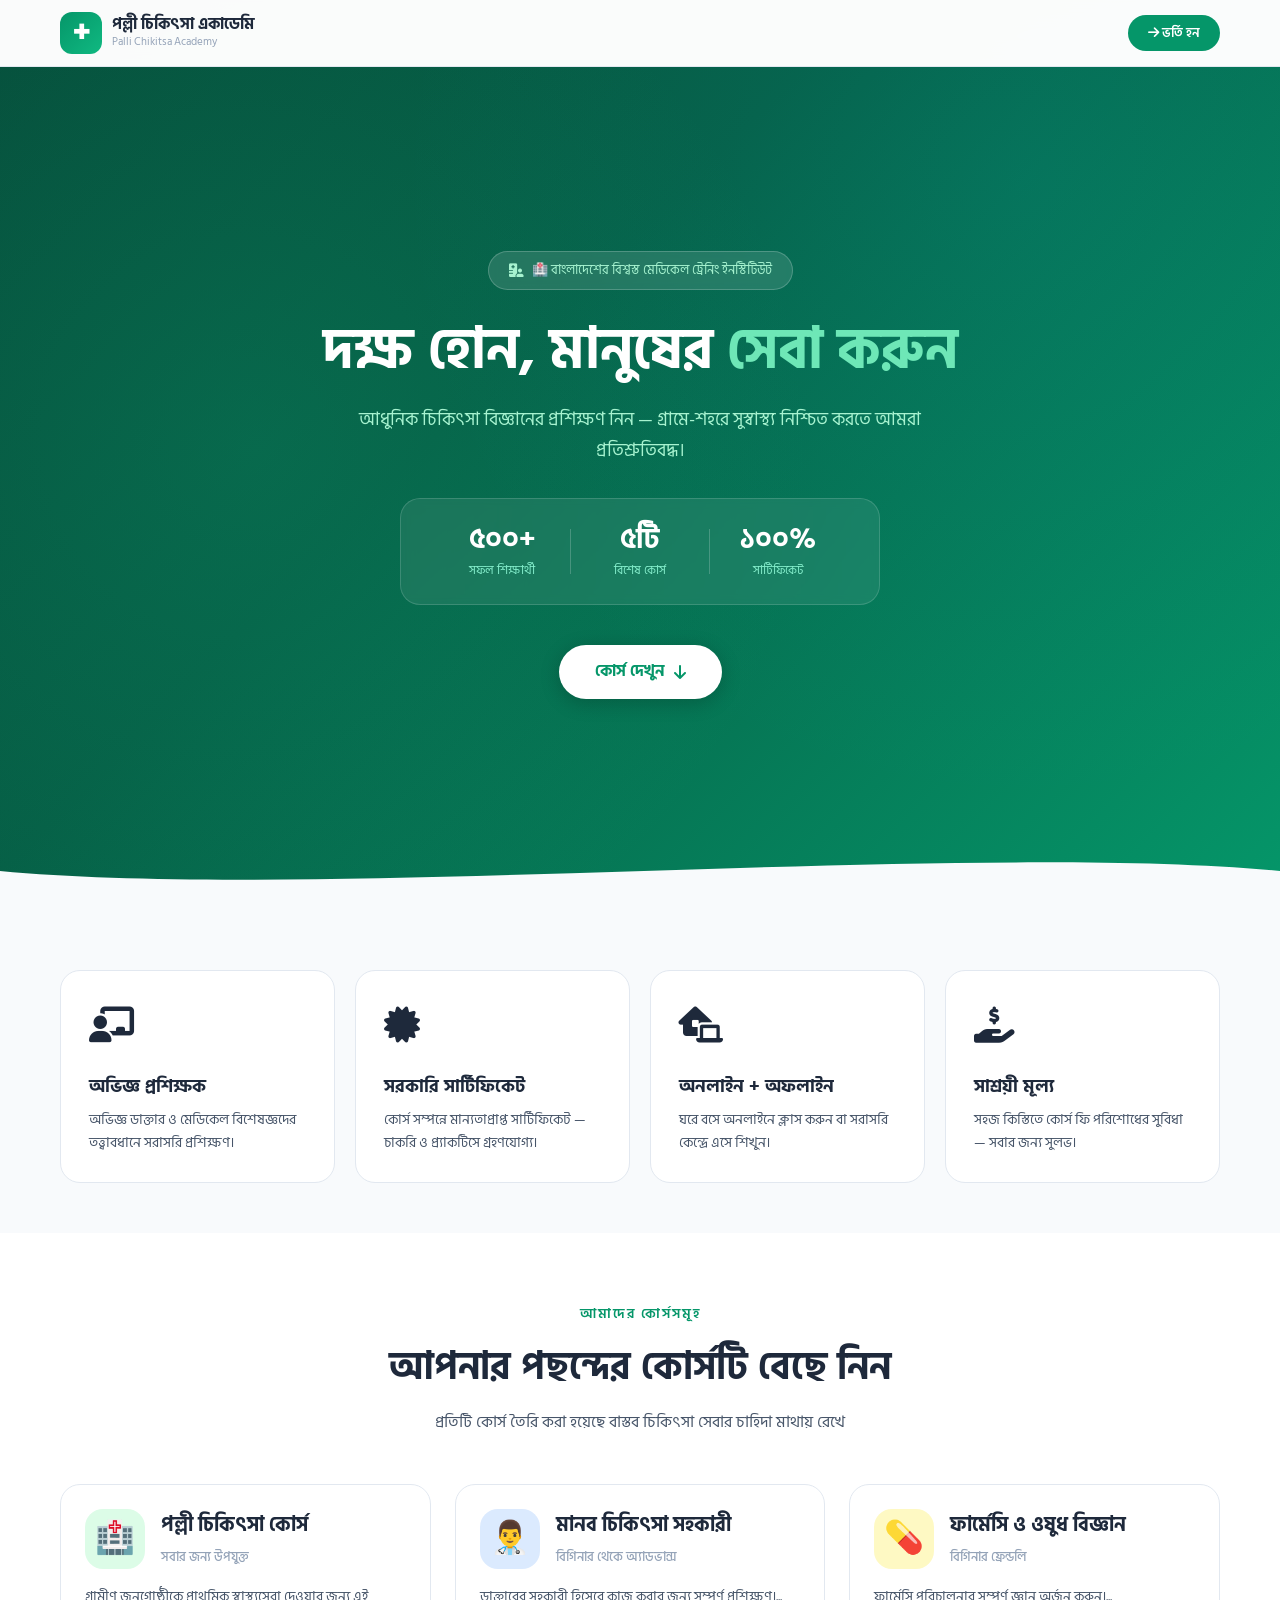
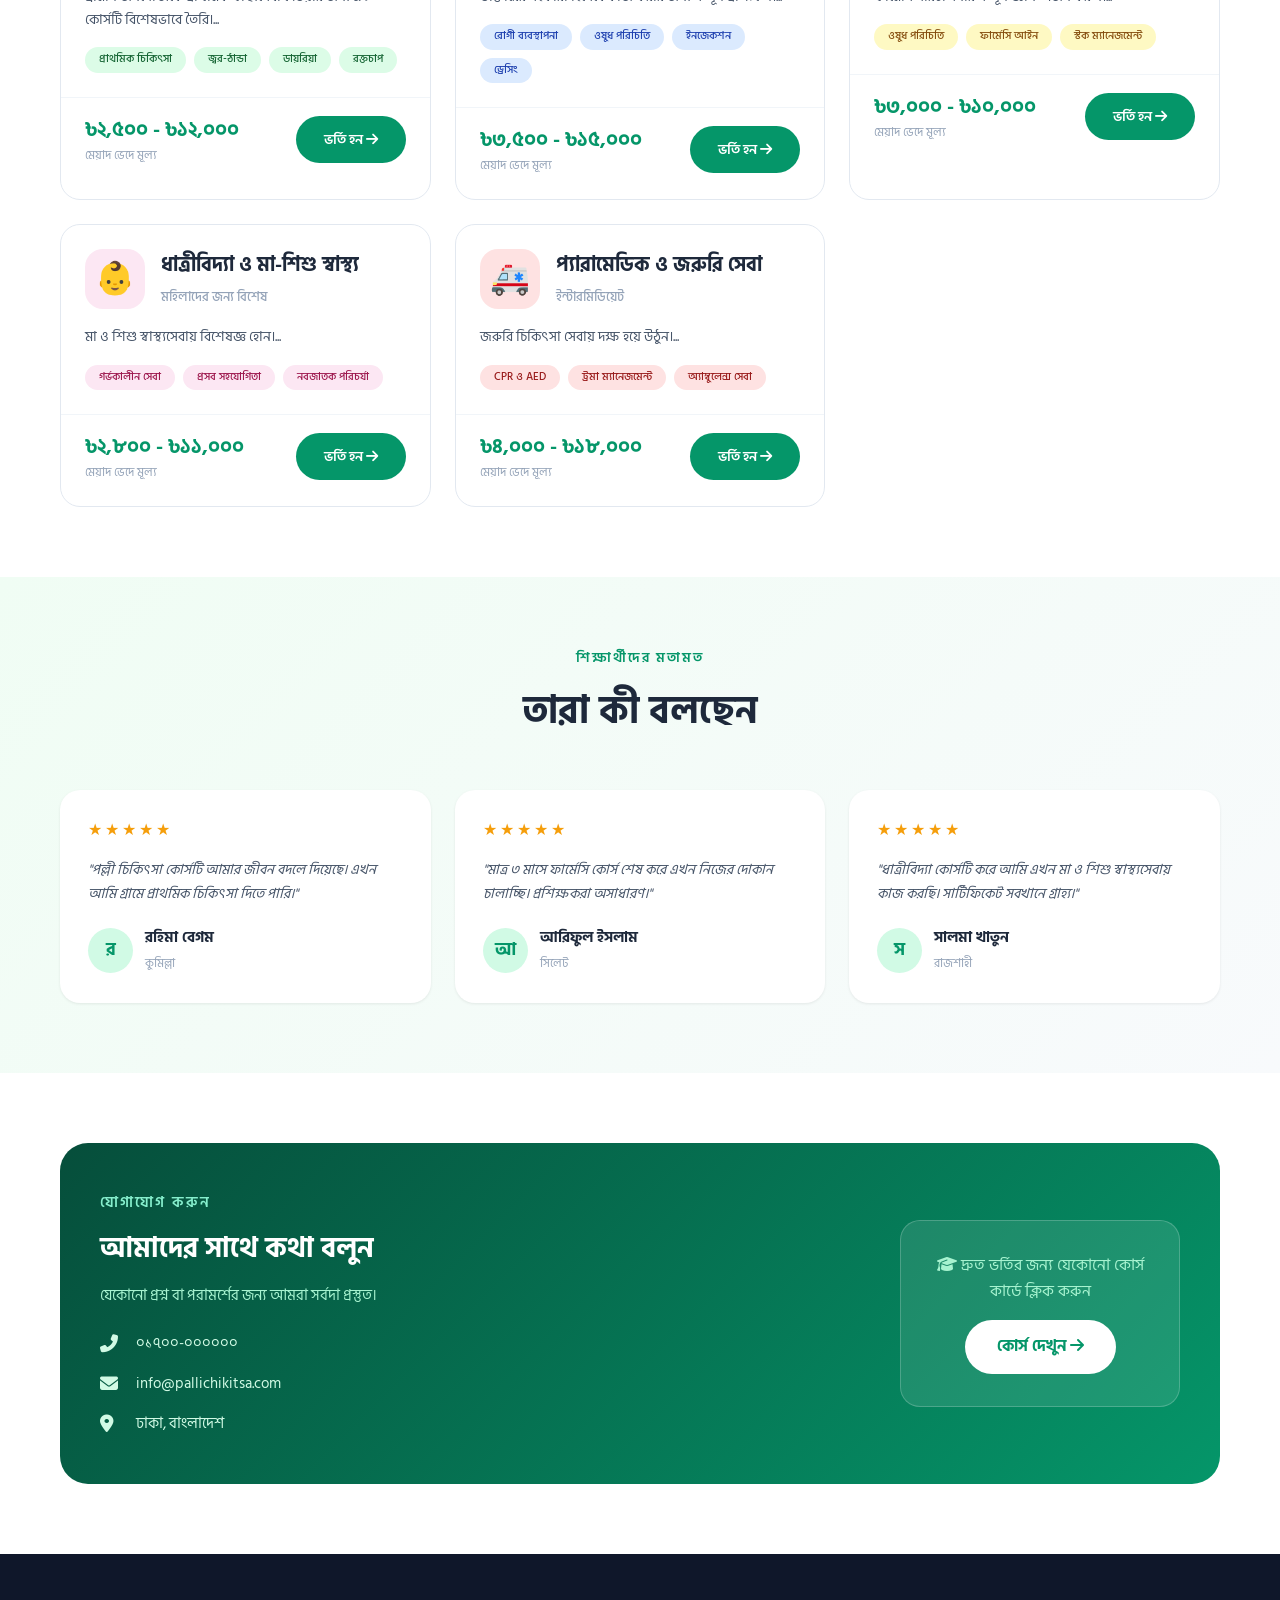
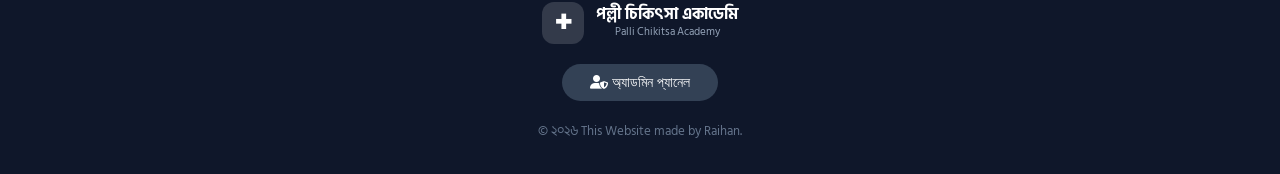
<file: index.html>
<!DOCTYPE html>
<html lang="bn">
<head>
    <meta charset="UTF-8">
    <meta name="viewport" content="width=device-width, initial-scale=1.0, user-scalable=yes">
    <meta name="description" content="পল্লী চিকিৎসা একাডেমি — প্রফেশনাল মেডিকেল ট্রেনিং কোর্স">
    <title id="siteTitle">পল্লী চিকিৎসা একাডেমি | মেডিকেল ট্রেনিং কোর্স</title>
    <link rel="preconnect" href="https://fonts.googleapis.com">
    <link rel="preconnect" href="https://fonts.gstatic.com" crossorigin>
    <link href="https://fonts.googleapis.com/css2?family=Hind+Siliguri:wght@300;400;500;600;700&display=swap" rel="stylesheet">
    <link rel="stylesheet" href="https://cdnjs.cloudflare.com/ajax/libs/font-awesome/6.5.1/css/all.min.css">
    <style>
        * {
            margin: 0;
            padding: 0;
            box-sizing: border-box;
        }

        html {
            scroll-behavior: smooth;
        }

        body {
            font-family: 'Hind Siliguri', sans-serif;
            background: #f8fafc;
            color: #1e293b;
            line-height: 1.6;
        }

        :root {
            --primary: #059669;
            --primary-dark: #047857;
            --primary-light: #d1fae5;
            --accent: #0891b2;
            --text: #1e293b;
            --text-2: #475569;
            --text-3: #94a3b8;
            --border: #e2e8f0;
            --bg: #f8fafc;
            --white: #ffffff;
            --shadow-sm: 0 1px 3px rgba(0, 0, 0, 0.08);
            --shadow: 0 4px 16px rgba(0, 0, 0, 0.08);
            --shadow-lg: 0 16px 48px rgba(0, 0, 0, 0.12);
            --radius: 20px;
            --radius-sm: 12px;
        }

        .container {
            max-width: 1200px;
            margin: 0 auto;
            padding: 0 20px;
        }

        .nav {
            position: fixed;
            top: 0;
            left: 0;
            right: 0;
            z-index: 1000;
            background: rgba(255, 255, 255, 0.98);
            backdrop-filter: blur(12px);
            border-bottom: 1px solid var(--border);
            transition: all 0.3s;
        }

        .nav.scrolled {
            box-shadow: var(--shadow);
        }

        .nav-inner {
            max-width: 1200px;
            margin: 0 auto;
            padding: 12px 20px;
            display: flex;
            align-items: center;
            justify-content: space-between;
        }

        .nav-logo {
            display: flex;
            align-items: center;
            gap: 10px;
        }

        .logo-icon {
            width: 42px;
            height: 42px;
            background: linear-gradient(135deg, var(--primary), var(--primary-dark));
            color: #fff;
            border-radius: 12px;
            display: flex;
            align-items: center;
            justify-content: center;
            font-size: 20px;
            font-weight: 700;
        }

        .logo-title {
            font-size: 16px;
            font-weight: 700;
            color: var(--text);
            line-height: 1.2;
        }

        .logo-sub {
            font-size: 11px;
            color: var(--text-3);
        }

        .nav-buttons {
            display: flex;
            gap: 12px;
            align-items: center;
        }

        .nav-cta {
            background: var(--primary);
            color: #fff;
            padding: 8px 20px;
            border-radius: 40px;
            font-size: 13px;
            font-weight: 600;
            transition: all 0.2s;
            text-decoration: none;
        }

        .nav-cta:hover {
            background: var(--primary-dark);
            transform: translateY(-2px);
        }

        .hero {
            position: relative;
            background: linear-gradient(135deg, #064e3b 0%, #065f46 40%, var(--primary) 100%);
            padding: 130px 0 80px;
            overflow: hidden;
            min-height: 100vh;
            display: flex;
            align-items: center;
        }

        .hero-bg {
            position: absolute;
            inset: 0;
            background-image: radial-gradient(circle at 20% 50%, rgba(16, 185, 129, 0.15) 0%, transparent 50%),
                              radial-gradient(circle at 80% 20%, rgba(6, 182, 212, 0.1) 0%, transparent 50%);
        }

        .hero-content {
            position: relative;
            z-index: 1;
            text-align: center;
        }

        .hero-badge {
            display: inline-flex;
            align-items: center;
            gap: 8px;
            background: rgba(255, 255, 255, 0.12);
            color: #a7f3d0;
            font-size: 13px;
            padding: 8px 20px;
            border-radius: 50px;
            border: 1px solid rgba(255, 255, 255, 0.2);
            margin-bottom: 28px;
            backdrop-filter: blur(4px);
        }

        .hero-title {
            font-size: clamp(32px, 8vw, 56px);
            font-weight: 700;
            color: #fff;
            line-height: 1.2;
            margin-bottom: 20px;
        }

        .highlight {
            color: #6ee7b7;
            position: relative;
            display: inline-block;
        }

        .hero-desc {
            font-size: clamp(16px, 2.5vw, 18px);
            color: #a7f3d0;
            max-width: 600px;
            margin: 0 auto 32px;
            line-height: 1.7;
        }

        .hero-stats {
            display: flex;
            align-items: center;
            justify-content: center;
            gap: 0;
            margin-bottom: 40px;
            background: rgba(255, 255, 255, 0.08);
            border: 1px solid rgba(255, 255, 255, 0.15);
            border-radius: var(--radius);
            padding: 24px 32px;
            max-width: 480px;
            margin-left: auto;
            margin-right: auto;
            backdrop-filter: blur(4px);
        }

        .stat {
            text-align: center;
            flex: 1;
        }

        .stat-num {
            display: block;
            font-size: 28px;
            font-weight: 800;
            color: #fff;
            line-height: 1.2;
        }

        .stat-label {
            display: block;
            font-size: 12px;
            color: #86efcd;
            margin-top: 4px;
        }

        .stat-divider {
            width: 1px;
            height: 45px;
            background: rgba(255, 255, 255, 0.2);
        }

        .btn-hero {
            display: inline-flex;
            align-items: center;
            gap: 10px;
            background: #fff;
            color: var(--primary-dark);
            padding: 14px 36px;
            border-radius: 50px;
            font-size: 16px;
            font-weight: 700;
            transition: all 0.3s;
            box-shadow: 0 4px 20px rgba(0, 0, 0, 0.2);
            text-decoration: none;
        }

        .btn-hero:hover {
            transform: translateY(-3px);
            box-shadow: 0 8px 32px rgba(0, 0, 0, 0.25);
        }

        .hero-wave {
            position: absolute;
            bottom: -1px;
            left: 0;
            right: 0;
        }

        .hero-wave svg {
            display: block;
            width: 100%;
            height: 60px;
        }

        .why-section {
            background: #f8fafc;
            padding: 70px 0 50px;
        }

        .why-grid {
            display: grid;
            grid-template-columns: repeat(2, 1fr);
            gap: 20px;
        }

        .why-card {
            background: var(--white);
            border: 1px solid var(--border);
            border-radius: var(--radius);
            padding: 28px;
            transition: all 0.3s;
        }

        .why-card:hover {
            transform: translateY(-5px);
            box-shadow: var(--shadow);
            border-color: var(--primary-light);
        }

        .why-icon {
            font-size: 36px;
            margin-bottom: 16px;
        }

        .why-card h3 {
            font-size: 18px;
            font-weight: 700;
            margin-bottom: 8px;
        }

        .why-card p {
            font-size: 14px;
            color: var(--text-2);
            line-height: 1.6;
        }

        .courses-section {
            padding: 70px 0;
            background: var(--white);
        }

        .section-header {
            text-align: center;
            margin-bottom: 48px;
        }

        .section-label {
            font-size: 14px;
            font-weight: 600;
            color: var(--primary);
            text-transform: uppercase;
            letter-spacing: 2px;
            margin-bottom: 12px;
        }

        .section-title {
            font-size: clamp(28px, 5vw, 38px);
            font-weight: 700;
            color: var(--text);
            margin-bottom: 12px;
        }

        .section-desc {
            font-size: 16px;
            color: var(--text-2);
            max-width: 550px;
            margin: 0 auto;
        }

        .courses-grid {
            display: grid;
            grid-template-columns: 1fr;
            gap: 24px;
        }

        .course-card {
            background: var(--white);
            border: 1px solid var(--border);
            border-radius: var(--radius);
            overflow: hidden;
            transition: all 0.3s;
            cursor: pointer;
            position: relative;
        }

        .course-card:hover {
            transform: translateY(-6px);
            box-shadow: var(--shadow-lg);
            border-color: var(--primary);
        }

        .cc-top {
            padding: 24px 24px 0;
            display: flex;
            align-items: flex-start;
            gap: 16px;
        }

        .cc-icon {
            width: 60px;
            height: 60px;
            border-radius: 18px;
            display: flex;
            align-items: center;
            justify-content: center;
            font-size: 32px;
            flex-shrink: 0;
        }

        .cc-info h3 {
            font-size: 20px;
            font-weight: 700;
            margin-bottom: 6px;
        }

        .cc-level {
            font-size: 13px;
            color: var(--text-3);
            font-weight: 500;
        }

        .cc-body {
            padding: 16px 24px;
        }

        .cc-desc {
            font-size: 14px;
            color: var(--text-2);
            line-height: 1.65;
            margin-bottom: 16px;
        }

        .cc-tags {
            display: flex;
            flex-wrap: wrap;
            gap: 8px;
            margin-bottom: 8px;
        }

        .cc-tag {
            font-size: 11px;
            font-weight: 500;
            padding: 4px 14px;
            border-radius: 50px;
        }

        .cc-footer {
            padding: 16px 24px 24px;
            display: flex;
            align-items: center;
            justify-content: space-between;
            border-top: 1px solid #f1f5f9;
        }

        .cc-price {
            font-size: 20px;
            font-weight: 800;
            color: var(--primary-dark);
        }

        .cc-price-range {
            font-size: 12px;
            color: var(--text-3);
        }

        .cc-enroll {
            background: var(--primary);
            color: #fff;
            border: none;
            padding: 12px 28px;
            border-radius: 50px;
            font-size: 14px;
            font-weight: 600;
            cursor: pointer;
            font-family: inherit;
            transition: all 0.2s;
        }

        .cc-enroll:hover {
            background: var(--primary-dark);
            transform: scale(1.02);
        }

        .testimonials-section {
            background: linear-gradient(135deg, #f0fdf4, #f8fafc);
            padding: 70px 0;
        }

        .testimonials-grid {
            display: grid;
            grid-template-columns: 1fr;
            gap: 24px;
        }

        .tcard {
            background: var(--white);
            border-radius: var(--radius);
            padding: 28px;
            box-shadow: var(--shadow-sm);
            transition: all 0.3s;
        }

        .tcard:hover {
            transform: translateY(-3px);
            box-shadow: var(--shadow);
        }

        .tcard-stars {
            color: #f59e0b;
            font-size: 16px;
            margin-bottom: 14px;
            letter-spacing: 3px;
        }

        .tcard p {
            font-size: 14px;
            color: var(--text-2);
            line-height: 1.7;
            margin-bottom: 20px;
            font-style: italic;
        }

        .tcard-author {
            display: flex;
            align-items: center;
            gap: 12px;
        }

        .tcard-avatar {
            width: 45px;
            height: 45px;
            background: var(--primary-light);
            color: var(--primary-dark);
            border-radius: 50%;
            display: flex;
            align-items: center;
            justify-content: center;
            font-size: 18px;
            font-weight: 700;
        }

        .tcard-author b {
            display: block;
            font-size: 15px;
            color: var(--text);
        }

        .tcard-author span {
            font-size: 12px;
            color: var(--text-3);
        }

        .contact-section {
            padding: 70px 0;
            background: var(--white);
        }

        .contact-box {
            background: linear-gradient(135deg, #064e3b, var(--primary));
            border-radius: 28px;
            padding: 48px 40px;
            display: flex;
            flex-direction: column;
            gap: 32px;
        }

        .contact-info h2 {
            font-size: 28px;
            font-weight: 700;
            color: #fff;
            margin: 12px 0 12px;
        }

        .contact-info > p {
            font-size: 15px;
            color: #a7f3d0;
        }

        .contact-items {
            margin-top: 24px;
            display: flex;
            flex-direction: column;
            gap: 16px;
        }

        .contact-item {
            display: flex;
            align-items: center;
            gap: 12px;
            color: #d1fae5;
            font-size: 15px;
        }

        .contact-item i {
            width: 24px;
            font-size: 18px;
        }

        .contact-form-box {
            background: rgba(255, 255, 255, 0.1);
            border: 1px solid rgba(255, 255, 255, 0.2);
            border-radius: var(--radius);
            padding: 32px;
            text-align: center;
        }

        .contact-form-box p {
            color: #a7f3d0;
            margin-bottom: 16px;
        }

        .btn-contact {
            display: inline-block;
            background: #fff;
            color: var(--primary-dark);
            padding: 14px 32px;
            border-radius: 50px;
            font-size: 16px;
            font-weight: 700;
            transition: all 0.2s;
            text-decoration: none;
        }

        .btn-contact:hover {
            transform: scale(1.03);
            box-shadow: 0 4px 12px rgba(0,0,0,0.15);
        }

        .footer {
            background: #0f172a;
            padding: 48px 0 32px;
            text-align: center;
        }

        .footer-logo {
            display: flex;
            align-items: center;
            justify-content: center;
            gap: 12px;
            margin-bottom: 16px;
        }

        .footer-copy {
            font-size: 13px;
            color: #64748b;
        }

        .modal-overlay {
            display: none;
            position: fixed;
            inset: 0;
            background: rgba(15, 23, 42, 0.75);
            z-index: 99999;
            align-items: center;
            justify-content: center;
            backdrop-filter: blur(5px);
        }

        .modal-overlay.active {
            display: flex;
        }

        .modal-box {
            background: var(--white);
            border-radius: 32px;
            width: 90%;
            max-width: 550px;
            max-height: 90vh;
            overflow-y: auto;
            animation: slideUp 0.3s cubic-bezier(0.34, 1.56, 0.64, 1);
        }

        @keyframes slideUp {
            from {
                opacity: 0;
                transform: translateY(50px);
            }
            to {
                opacity: 1;
                transform: translateY(0);
            }
        }

        .modal-close {
            position: sticky;
            top: 12px;
            float: right;
            margin: 12px 12px 0 0;
            background: #f1f5f9;
            border: none;
            width: 36px;
            height: 36px;
            border-radius: 50%;
            cursor: pointer;
            font-size: 16px;
            display: flex;
            align-items: center;
            justify-content: center;
        }

        .modal-header {
            display: flex;
            align-items: center;
            gap: 16px;
            padding: 20px 24px 0;
        }

        .modal-icon {
            width: 56px;
            height: 56px;
            border-radius: 18px;
            display: flex;
            align-items: center;
            justify-content: center;
            font-size: 30px;
        }

        .modal-header h2 {
            font-size: 20px;
            font-weight: 700;
        }

        .modal-header p {
            font-size: 13px;
            color: var(--text-3);
        }

        .modal-body {
            padding: 0 24px 28px;
        }

        .modal-detail {
            background: #f0fdf4;
            border: 1px solid #bbf7d0;
            border-radius: 20px;
            padding: 20px;
            margin-bottom: 24px;
        }

        .md-desc {
            font-size: 14px;
            line-height: 1.7;
            margin-bottom: 16px;
        }

        .md-stats {
            display: grid;
            grid-template-columns: 1fr 1fr;
            gap: 12px;
            margin-bottom: 16px;
        }

        .md-stat {
            background: white;
            border-radius: 14px;
            padding: 10px 14px;
        }

        .md-stat label {
            font-size: 11px;
            color: var(--text-3);
            display: block;
        }

        .md-stat span {
            font-size: 14px;
            font-weight: 600;
        }

        .plan-selector {
            margin: 16px 0;
        }

        .plan-selector label {
            font-size: 14px;
            font-weight: 600;
            display: block;
            margin-bottom: 8px;
        }

        .plan-dropdown {
            width: 100%;
            padding: 14px;
            border: 1.5px solid var(--border);
            border-radius: 16px;
            font-family: inherit;
            font-size: 14px;
        }

        .plan-dropdown:focus {
            border-color: var(--primary);
            outline: none;
        }

        .price-highlight {
            background: var(--primary-light);
            padding: 8px 16px;
            border-radius: 40px;
            font-size: 13px;
            font-weight: 600;
            color: var(--primary-dark);
            display: inline-block;
            margin-top: 10px;
        }

        .md-topics {
            display: flex;
            flex-wrap: wrap;
            gap: 8px;
            margin-top: 12px;
        }

        .md-topic {
            font-size: 11px;
            font-weight: 500;
            padding: 4px 14px;
            border-radius: 50px;
            background: #dcfce7;
            color: #166534;
        }

        .form-heading {
            font-size: 18px;
            font-weight: 700;
            margin-bottom: 20px;
            padding-bottom: 12px;
            border-bottom: 2px solid var(--border);
        }

        .form-grid {
            display: grid;
            grid-template-columns: 1fr 1fr;
            gap: 14px;
        }

        .fg {
            margin-bottom: 16px;
        }

        .fg label {
            display: block;
            font-size: 13px;
            font-weight: 600;
            margin-bottom: 6px;
        }

        .req {
            color: #ef4444;
        }

        .fg input, .fg select, .fg textarea {
            width: 100%;
            padding: 12px 16px;
            border: 1.5px solid var(--border);
            border-radius: 14px;
            font-family: inherit;
            font-size: 14px;
            transition: all 0.2s;
        }

        .fg input:focus, .fg select:focus, .fg textarea:focus {
            border-color: var(--primary);
            outline: none;
            box-shadow: 0 0 0 3px rgba(5, 150, 105, 0.1);
        }

        .fg textarea {
            height: 90px;
            resize: vertical;
        }

        .btn-submit {
            width: 100%;
            padding: 14px;
            background: linear-gradient(135deg, var(--primary), var(--primary-dark));
            color: white;
            border: none;
            border-radius: 40px;
            font-size: 16px;
            font-weight: 700;
            cursor: pointer;
            transition: all 0.2s;
            margin-top: 8px;
        }

        .btn-submit:hover {
            transform: translateY(-1px);
            box-shadow: 0 4px 12px rgba(5, 150, 105, 0.3);
        }

        .form-note {
            font-size: 12px;
            color: var(--text-3);
            text-align: center;
            margin-top: 12px;
        }

        .modal-success {
            display: none;
            text-align: center;
            padding: 48px 24px;
        }

        .success-circle {
            width: 80px;
            height: 80px;
            background: #dcfce7;
            border-radius: 50%;
            margin: 0 auto 20px;
            display: flex;
            align-items: center;
            justify-content: center;
            font-size: 40px;
            color: var(--primary);
        }

        .modal-success h3 {
            font-size: 24px;
            font-weight: 700;
            margin-bottom: 12px;
        }

        .btn-close-success {
            margin-top: 24px;
            padding: 12px 32px;
            background: var(--primary);
            color: white;
            border: none;
            border-radius: 40px;
            cursor: pointer;
            font-weight: 600;
        }

        @media (min-width: 640px) {
            .why-grid { grid-template-columns: repeat(2, 1fr); }
            .courses-grid { grid-template-columns: repeat(2, 1fr); }
            .testimonials-grid { grid-template-columns: repeat(2, 1fr); }
        }

        @media (min-width: 1024px) {
            .why-grid { grid-template-columns: repeat(4, 1fr); }
            .courses-grid { grid-template-columns: repeat(3, 1fr); }
            .testimonials-grid { grid-template-columns: repeat(3, 1fr); }
            .contact-box { flex-direction: row; align-items: center; }
            .contact-info { flex: 1; }
            .contact-form-box { flex: 0 0 280px; }
        }

        @keyframes fadeInUp {
            from {
                opacity: 0;
                transform: translateY(30px);
            }
            to {
                opacity: 1;
                transform: translateY(0);
            }
        }

        .course-card {
            animation: fadeInUp 0.5s ease forwards;
        }
    </style>
</head>
<body>

    <nav class="nav" id="nav">
        <div class="nav-inner">
            <div class="nav-logo">
                <div class="logo-icon" id="logoIcon">✚</div>
                <div>
                    <div class="logo-title" id="siteNameBn">পল্লী চিকিৎসা একাডেমি</div>
                    <div class="logo-sub" id="siteNameEn">Palli Chikitsa Academy</div>
                </div>
            </div>
            <div class="nav-buttons">
                <a href="#courses" class="nav-cta"><i class="fas fa-arrow-right"></i> ভর্তি হন</a>
            </div>
        </div>
    </nav>

    <section class="hero" id="heroSection">
        <div class="hero-bg"></div>
        <div class="container hero-content">
            <div class="hero-badge" id="heroBadge">
                <i class="fas fa-hospital-user"></i> 🏥 বাংলাদেশের বিশ্বস্ত মেডিকেল ট্রেনিং ইনস্টিটিউট
            </div>
            <h1 class="hero-title" id="heroTitle">দক্ষ হোন, মানুষের <span class="highlight" id="heroHighlight">সেবা করুন</span></h1>
            <p class="hero-desc" id="heroDesc">আধুনিক চিকিৎসা বিজ্ঞানের প্রশিক্ষণ নিন — গ্রামে-শহরে সুস্বাস্থ্য নিশ্চিত করতে আমরা প্রতিশ্রুতিবদ্ধ।</p>
            <div class="hero-stats">
                <div class="stat"><span class="stat-num" id="statStudents">৫০০+</span><span class="stat-label">সফল শিক্ষার্থী</span></div>
                <div class="stat-divider"></div>
                <div class="stat"><span class="stat-num" id="statCoursesCount">৫টি</span><span class="stat-label">বিশেষ কোর্স</span></div>
                <div class="stat-divider"></div>
                <div class="stat"><span class="stat-num" id="statCertificate">১০০%</span><span class="stat-label">সার্টিফিকেট</span></div>
            </div>
            <a href="#courses" class="btn-hero">কোর্স দেখুন <i class="fas fa-arrow-down"></i></a>
        </div>
        <div class="hero-wave">
            <svg viewBox="0 0 1440 80" preserveAspectRatio="none">
                <path d="M0,40 C360,80 1080,0 1440,40 L1440,80 L0,80 Z" fill="#f8fafc"></path>
            </svg>
        </div>
    </section>

    <section class="why-section">
        <div class="container">
            <div class="why-grid">
                <div class="why-card"><div class="why-icon"><i class="fas fa-chalkboard-user"></i></div><h3>অভিজ্ঞ প্রশিক্ষক</h3><p>অভিজ্ঞ ডাক্তার ও মেডিকেল বিশেষজ্ঞদের তত্ত্বাবধানে সরাসরি প্রশিক্ষণ।</p></div>
                <div class="why-card"><div class="why-icon"><i class="fas fa-certificate"></i></div><h3>সরকারি সার্টিফিকেট</h3><p>কোর্স সম্পন্নে মান্যতাপ্রাপ্ত সার্টিফিকেট — চাকরি ও প্র্যাকটিসে গ্রহণযোগ্য।</p></div>
                <div class="why-card"><div class="why-icon"><i class="fas fa-laptop-house"></i></div><h3>অনলাইন + অফলাইন</h3><p>ঘরে বসে অনলাইনে ক্লাস করুন বা সরাসরি কেন্দ্রে এসে শিখুন।</p></div>
                <div class="why-card"><div class="why-icon"><i class="fas fa-hand-holding-usd"></i></div><h3>সাশ্রয়ী মূল্য</h3><p>সহজ কিস্তিতে কোর্স ফি পরিশোধের সুবিধা — সবার জন্য সুলভ।</p></div>
            </div>
        </div>
    </section>

    <section class="courses-section" id="courses">
        <div class="container">
            <div class="section-header">
                <p class="section-label">আমাদের কোর্সসমূহ</p>
                <h2 class="section-title">আপনার পছন্দের কোর্সটি বেছে নিন</h2>
                <p class="section-desc">প্রতিটি কোর্স তৈরি করা হয়েছে বাস্তব চিকিৎসা সেবার চাহিদা মাথায় রেখে</p>
            </div>
            <div class="courses-grid" id="coursesGrid"></div>
        </div>
    </section>

    <section class="testimonials-section">
        <div class="container">
            <div class="section-header">
                <p class="section-label">শিক্ষার্থীদের মতামত</p>
                <h2 class="section-title">তারা কী বলছেন</h2>
            </div>
            <div class="testimonials-grid">
                <div class="tcard"><div class="tcard-stars">★★★★★</div><p>"পল্লী চিকিৎসা কোর্সটি আমার জীবন বদলে দিয়েছে। এখন আমি গ্রামে প্রাথমিক চিকিৎসা দিতে পারি।"</p><div class="tcard-author"><div class="tcard-avatar">র</div><div><b>রহিমা বেগম</b><span>কুমিল্লা</span></div></div></div>
                <div class="tcard"><div class="tcard-stars">★★★★★</div><p>"মাত্র ৩ মাসে ফার্মেসি কোর্স শেষ করে এখন নিজের দোকান চালাচ্ছি। প্রশিক্ষকরা অসাধারণ।"</p><div class="tcard-author"><div class="tcard-avatar">আ</div><div><b>আরিফুল ইসলাম</b><span>সিলেট</span></div></div></div>
                <div class="tcard"><div class="tcard-stars">★★★★★</div><p>"ধাত্রীবিদ্যা কোর্সটি করে আমি এখন মা ও শিশু স্বাস্থ্যসেবায় কাজ করছি। সার্টিফিকেট সবখানে গ্রাহ্য।"</p><div class="tcard-author"><div class="tcard-avatar">স</div><div><b>সালমা খাতুন</b><span>রাজশাহী</span></div></div></div>
            </div>
        </div>
    </section>

    <section class="contact-section" id="contact">
        <div class="container">
            <div class="contact-box">
                <div class="contact-info">
                    <p class="section-label" style="color:#86efcd">যোগাযোগ করুন</p>
                    <h2>আমাদের সাথে কথা বলুন</h2>
                    <p>যেকোনো প্রশ্ন বা পরামর্শের জন্য আমরা সর্বদা প্রস্তুত।</p>
                    <div class="contact-items">
                        <div class="contact-item"><i class="fas fa-phone-alt"></i><span id="contactPhone">০১৭০০-০০০০০০</span></div>
                        <div class="contact-item"><i class="fas fa-envelope"></i><span id="contactEmail">info@pallichikitsa.com</span></div>
                        <div class="contact-item"><i class="fas fa-map-marker-alt"></i><span id="contactAddress">ঢাকা, বাংলাদেশ</span></div>
                    </div>
                </div>
                <div class="contact-form-box">
                    <p><i class="fas fa-graduation-cap"></i> দ্রুত ভর্তির জন্য যেকোনো কোর্স কার্ডে ক্লিক করুন</p>
                    <a href="#courses" class="btn-contact">কোর্স দেখুন <i class="fas fa-arrow-right"></i></a>
                </div>
            </div>
        </div>
    </section>

    <footer class="footer">
        <div class="container">
            <div class="footer-logo">
                <div class="logo-icon" style="background:rgba(255,255,255,0.15)" id="footerLogoIcon">✚</div>
                <div>
                    <div class="logo-title" style="color:#fff" id="footerSiteName">পল্লী চিকিৎসা একাডেমি</div>
                    <div class="logo-sub" style="color:#94a3b8" id="footerSiteNameEn">Palli Chikitsa Academy</div>
                </div>
            </div>
            
            <!-- অ্যাডমিন বাটন -->
            <div style="margin: 20px 0;">
                <button id="adminLoginBtn" style="background: #334155; color: white; border: none; padding: 10px 28px; border-radius: 40px; cursor: pointer; font-size: 14px;">
                    <i class="fas fa-user-shield"></i> অ্যাডমিন প্যানেল
                </button>
            </div>
            
            <p class="footer-copy">© ২০২৬ This Website made by Raihan.</p>
        </div>
    </footer>

    <!-- পাসওয়ার্ড মডাল -->
    <div id="passwordModal" style="display: none; position: fixed; inset: 0; background: rgba(0,0,0,0.8); z-index: 999999; align-items: center; justify-content: center;">
        <div style="background: white; border-radius: 28px; padding: 32px; max-width: 380px; width: 90%; text-align: center;">
            <i class="fas fa-lock" style="font-size: 48px; color: #059669; margin-bottom: 16px;"></i>
            <h3 style="margin-bottom: 16px;">অ্যাডমিন অ্যাক্সেস</h3>
            <input type="password" id="adminPassword" placeholder="পাসওয়ার্ড দিন" style="width: 100%; padding: 14px; border: 1.5px solid #e2e8f0; border-radius: 16px; margin-bottom: 16px; font-size: 16px;">
            <div style="display: flex; gap: 12px; margin-bottom: 16px;">
                <button id="passwordSubmitBtn" style="flex:1; background: #059669; color: white; border: none; padding: 12px; border-radius: 40px; cursor: pointer;">প্রবেশ করুন</button>
                <button id="passwordCancelBtn" style="flex:1; background: #e2e8f0; border: none; padding: 12px; border-radius: 40px; cursor: pointer;">বাতিল</button>
            </div>
            <div style="display: flex; align-items: center; justify-content: center; gap: 8px;">
                <input type="checkbox" id="savePasswordCheckbox" style="width: 18px; height: 18px;">
                <label for="savePasswordCheckbox" style="font-size: 13px; color: #64748b;">পাসওয়ার্ড সেভ করুন</label>
            </div>
            
        </div>
    </div>

    <div class="modal-overlay" id="modalOverlay">
        <div class="modal-box">
            <button class="modal-close" id="modalClose"><i class="fas fa-times"></i></button>
            <div class="modal-header">
                <div class="modal-icon" id="modalIcon"></div>
                <div>
                    <h2 id="modalTitle"></h2>
                    <p id="modalMeta"></p>
                </div>
            </div>
            <div class="modal-body">
                <div class="modal-detail" id="modalDetail"></div>
                <div id="modalFormWrap">
                    <h3 class="form-heading"><i class="fas fa-pen-alt"></i> ভর্তির আবেদন করুন</h3>
                    <div class="form-grid">
                        <div class="fg">
                            <label>পূর্ণ নাম <span class="req">*</span></label>
                            <input type="text" id="fName" placeholder="আপনার সম্পূর্ণ নাম">
                        </div>
                        <div class="fg">
                            <label>ফোন নম্বর <span class="req">*</span></label>
                            <input type="tel" id="fPhone" placeholder="01XXXXXXXXX">
                        </div>
                    </div>
                    <div class="fg">
                        <label>ঠিকানা <span class="req">*</span></label>
                        <input type="text" id="fAddress" placeholder="জেলা / উপজেলা / গ্রাম">
                    </div>
                    <div class="fg">
                        <label>কোনো প্রশ্ন (ঐচ্ছিক)</label>
                        <textarea id="fMessage" placeholder="আপনার কোনো প্রশ্ন থাকলে লিখুন..."></textarea>
                    </div>
                    <button class="btn-submit" id="btnSubmit"><i class="fas fa-paper-plane"></i> আবেদন জমা দিন</button>
                    <p class="form-note"><i class="fas fa-lock"></i> আপনার তথ্য সম্পূর্ণ নিরাপদ ও গোপনীয়।</p>
                </div>
                <div class="modal-success" id="modalSuccess">
                    <div class="success-circle"><i class="fas fa-check"></i></div>
                    <h3>আবেদন সফল!</h3>
                    <p>আমরা শীঘ্রই আপনার সাথে যোগাযোগ করব।<br>ধন্যবাদ আপনার আগ্রহের জন্য।</p>
                    <button class="btn-close-success" id="customCloseBtn">ঠিক আছে</button>
                </div>
            </div>
        </div>
    </div>

    <script>
        // ==================== গুগল স্ক্রিপ্ট URL ====================
        var SCRIPT_URL = "https://script.google.com/macros/s/AKfycbx53lVK96J5LeF2oEyeb7MVz6nsCJX32HKgBae9xlgW_gSGtdTELJ9iiFZxxmciJorv/exec";

        // ==================== সাইট সেটিংস লোড ====================
        let siteSettings = {
            siteNameBn: "পল্লী চিকিৎসা একাডেমি",
            siteNameEn: "Palli Chikitsa Academy",
            logoIcon: "✚",
            logoBgColor: "#059669",
            heroBadge: "🏥 বাংলাদেশের বিশ্বস্ত মেডিকেল ট্রেনিং ইনস্টিটিউট",
            heroTitleLine1: "দক্ষ হোন, মানুষের",
            heroTitleHighlight: "সেবা করুন",
            heroDesc: "আধুনিক চিকিৎসা বিজ্ঞানের প্রশিক্ষণ নিন — গ্রামে-শহরে সুস্বাস্থ্য নিশ্চিত করতে আমরা প্রতিশ্রুতিবদ্ধ।",
            contactPhone: "০১৭০০-০০০০০০",
            contactEmail: "info@pallichikitsa.com",
            contactAddress: "ঢাকা, বাংলাদেশ",
            statStudents: "৫০০+",
            statCoursesCount: "৫টি",
            statCertificate: "১০০%",
            primaryColor: "#059669",
            secondaryColor: "#10b981"
        };

        function loadSiteSettings() {
            const stored = localStorage.getItem('palli_site_settings');
            if (stored && stored !== "undefined") {
                try {
                    const parsed = JSON.parse(stored);
                    if (parsed && Object.keys(parsed).length > 0) {
                        siteSettings = parsed;
                    }
                } catch(e) {}
            }
            applySiteSettings();
        }

        function applySiteSettings() {
            const logoIcon = document.getElementById('logoIcon');
            if (logoIcon) {
                logoIcon.innerHTML = siteSettings.logoIcon;
                logoIcon.style.background = `linear-gradient(135deg, ${siteSettings.primaryColor}, ${siteSettings.secondaryColor})`;
            }
            const siteNameBn = document.getElementById('siteNameBn');
            if (siteNameBn) siteNameBn.innerText = siteSettings.siteNameBn;
            const siteNameEn = document.getElementById('siteNameEn');
            if (siteNameEn) siteNameEn.innerText = siteSettings.siteNameEn;
            const footerLogoIcon = document.getElementById('footerLogoIcon');
            if (footerLogoIcon) footerLogoIcon.innerHTML = siteSettings.logoIcon;
            const footerSiteName = document.getElementById('footerSiteName');
            if (footerSiteName) footerSiteName.innerText = siteSettings.siteNameBn;
            const footerSiteNameEn = document.getElementById('footerSiteNameEn');
            if (footerSiteNameEn) footerSiteNameEn.innerText = siteSettings.siteNameEn;
            document.title = `${siteSettings.siteNameBn} | মেডিকেল ট্রেনিং কোর্স`;
            
            const heroBadge = document.getElementById('heroBadge');
            if (heroBadge) heroBadge.innerHTML = `<i class="fas fa-hospital-user"></i> ${siteSettings.heroBadge}`;
            const heroTitle = document.getElementById('heroTitle');
            if (heroTitle) heroTitle.innerHTML = `${siteSettings.heroTitleLine1} <span class="highlight">${siteSettings.heroTitleHighlight}</span>`;
            const heroDesc = document.getElementById('heroDesc');
            if (heroDesc) heroDesc.innerText = siteSettings.heroDesc;
            
            const statStudents = document.getElementById('statStudents');
            if (statStudents) statStudents.innerText = siteSettings.statStudents;
            const statCoursesCount = document.getElementById('statCoursesCount');
            if (statCoursesCount) statCoursesCount.innerText = siteSettings.statCoursesCount;
            const statCertificate = document.getElementById('statCertificate');
            if (statCertificate) statCertificate.innerText = siteSettings.statCertificate;
            
            const contactPhone = document.getElementById('contactPhone');
            if (contactPhone) contactPhone.innerText = siteSettings.contactPhone;
            const contactEmail = document.getElementById('contactEmail');
            if (contactEmail) contactEmail.innerText = siteSettings.contactEmail;
            const contactAddress = document.getElementById('contactAddress');
            if (contactAddress) contactAddress.innerText = siteSettings.contactAddress;
            
            document.documentElement.style.setProperty('--primary', siteSettings.primaryColor);
            document.documentElement.style.setProperty('--primary-dark', siteSettings.primaryColor);
            document.documentElement.style.setProperty('--secondary', siteSettings.secondaryColor);
            
            const heroSection = document.getElementById('heroSection');
            if (heroSection) {
                heroSection.style.background = `linear-gradient(135deg, #064e3b 0%, #065f46 40%, ${siteSettings.primaryColor} 100%)`;
            }
        }

        // ==================== কোর্সের ডেটা ====================
        let courses = [];
        let currentSelectedCourse = null;

        const defaultCourses = [
            { name: "পল্লী চিকিৎসা কোর্স", emoji: "🏥", iconBg: "#dcfce7", priceRange: "৳২,৫০০ - ৳১২,০০০", plans: [{ duration: "৩ মাস", price: "৳২,৫০০" }, { duration: "৬ মাস", price: "৳৫,৫০০" }, { duration: "১ বছর", price: "৳১২,০০০" }], level: "সবার জন্য উপযুক্ত", seats: "৪০ আসন", desc: "গ্রামীণ জনগোষ্ঠীকে প্রাথমিক স্বাস্থ্যসেবা দেওয়ার জন্য এই কোর্সটি বিশেষভাবে তৈরি।", topics: "প্রাথমিক চিকিৎসা, জ্বর-ঠান্ডা, ডায়রিয়া, রক্তচাপ", tagColor: "#166534", tagBg: "#dcfce7" },
            { name: "মানব চিকিৎসা সহকারী", emoji: "👨‍⚕️", iconBg: "#dbeafe", priceRange: "৳৩,৫০০ - ৳১৫,০০০", plans: [{ duration: "৩ মাস", price: "৳৩,৫০০" }, { duration: "৬ মাস", price: "৳৮,০০০" }, { duration: "১ বছর", price: "৳১৫,০০০" }], level: "বিগিনার থেকে অ্যাডভান্স", seats: "৩০ আসন", desc: "ডাক্তারের সহকারী হিসেবে কাজ করার জন্য সম্পূর্ণ প্রশিক্ষণ।", topics: "রোগী ব্যবস্থাপনা, ওষুধ পরিচিতি, ইনজেকশন, ড্রেসিং", tagColor: "#1e40af", tagBg: "#dbeafe" },
            { name: "ফার্মেসি ও ওষুধ বিজ্ঞান", emoji: "💊", iconBg: "#fef9c3", priceRange: "৳৩,০০০ - ৳১০,০০০", plans: [{ duration: "৩ মাস", price: "৳৩,০০০" }, { duration: "৬ মাস", price: "৳৬,৫০০" }, { duration: "১ বছর", price: "৳১০,০০০" }], level: "বিগিনার ফ্রেন্ডলি", seats: "৩৫ আসন", desc: "ফার্মেসি পরিচালনার সম্পূর্ণ জ্ঞান অর্জন করুন।", topics: "ওষুধ পরিচিতি, ফার্মেসি আইন, স্টক ম্যানেজমেন্ট", tagColor: "#854d0e", tagBg: "#fef9c3" },
            { name: "ধাত্রীবিদ্যা ও মা-শিশু স্বাস্থ্য", emoji: "👶", iconBg: "#fce7f3", priceRange: "৳২,৮০০ - ৳১১,০০০", plans: [{ duration: "৩ মাস", price: "৳২,৮০০" }, { duration: "৬ মাস", price: "৳৬,০০০" }, { duration: "১ বছর", price: "৳১১,০০০" }], level: "মহিলাদের জন্য বিশেষ", seats: "২৫ আসন", desc: "মা ও শিশু স্বাস্থ্যসেবায় বিশেষজ্ঞ হোন।", topics: "গর্ভকালীন সেবা, প্রসব সহযোগিতা, নবজাতক পরিচর্যা", tagColor: "#9d174d", tagBg: "#fce7f3" },
            { name: "প্যারামেডিক ও জরুরি সেবা", emoji: "🚑", iconBg: "#fee2e2", priceRange: "৳৪,০০০ - ৳১৮,০০০", plans: [{ duration: "৩ মাস", price: "৳৪,০০০" }, { duration: "৬ মাস", price: "৳৯,৫০০" }, { duration: "১ বছর", price: "৳১৮,০০০" }], level: "ইন্টারমিডিয়েট", seats: "২০ আসন", desc: "জরুরি চিকিৎসা সেবায় দক্ষ হয়ে উঠুন।", topics: "CPR ও AED, ট্রমা ম্যানেজমেন্ট, অ্যাম্বুলেন্স সেবা", tagColor: "#991b1b", tagBg: "#fee2e2" }
        ];

        function loadCoursesFromStorage() {
            const stored = localStorage.getItem('palli_courses_live');
            if (stored && stored !== "undefined") {
                try {
                    const parsed = JSON.parse(stored);
                    if (Array.isArray(parsed) && parsed.length > 0) {
                        courses = parsed;
                        renderCourses();
                        return;
                    }
                } catch(e) {}
            }
            courses = JSON.parse(JSON.stringify(defaultCourses));
            renderCourses();
        }

        function renderCourses() {
            const grid = document.getElementById('coursesGrid');
            if (!grid) return;
            grid.innerHTML = '';
            
            courses.forEach((course, index) => {
                const topics = course.topics.split(',');
                const tagsHtml = topics.slice(0, 4).map(t => `<span class="cc-tag" style="background:${course.tagBg};color:${course.tagColor}">${t.trim()}</span>`).join('');
                const card = document.createElement('div');
                card.className = 'course-card';
                card.innerHTML = `
                    <div class="cc-top"><div class="cc-icon" style="background:${course.iconBg}">${course.emoji}</div><div class="cc-info"><h3>${course.name}</h3><div class="cc-level">${course.level}</div></div></div>
                    <div class="cc-body"><p class="cc-desc">${course.desc.substring(0, 120)}...</p><div class="cc-tags">${tagsHtml}</div></div>
                    <div class="cc-footer"><div><div class="cc-price">${course.priceRange}</div><div class="cc-price-range">মেয়াদ ভেদে মূল্য</div></div><button class="cc-enroll" data-index="${index}">ভর্তি হন <i class="fas fa-arrow-right"></i></button></div>
                `;
                const enrollBtn = card.querySelector('.cc-enroll');
                enrollBtn.addEventListener('click', (e) => { e.stopPropagation(); openModal(index); });
                card.addEventListener('click', () => openModal(index));
                grid.appendChild(card);
            });
        }

        function openModal(index) {
            currentSelectedCourse = courses[index];
            const c = currentSelectedCourse;
            
            const modalIcon = document.getElementById('modalIcon');
            if (modalIcon) {
                modalIcon.textContent = c.emoji;
                modalIcon.style.background = c.iconBg;
            }
            const modalTitle = document.getElementById('modalTitle');
            if (modalTitle) modalTitle.textContent = c.name;
            const modalMeta = document.getElementById('modalMeta');
            if (modalMeta) modalMeta.textContent = `${c.level} · ${c.seats}`;
            
            const topics = c.topics.split(',');
            const topicsHtml = topics.map(t => `<span class="md-topic">${t.trim()}</span>`).join('');
            
            let planOptions = '';
            if (c.plans && c.plans.length > 0) {
                planOptions = c.plans.map((plan, idx) => `<option value="${idx}" data-price="${plan.price}">${plan.duration} — ${plan.price}</option>`).join('');
            }
            
            const planSelectorHtml = `<div class="plan-selector"><label><i class="fas fa-calendar-alt"></i> মেয়াদ নির্বাচন করুন <span class="req">*</span></label><select class="plan-dropdown" id="planDropdown"><option value="">— মেয়াদ বেছে নিন —</option>${planOptions}</select><div class="price-highlight" id="selectedPriceDisplay">নির্বাচিত মূল্য: ---</div></div>`;
            
            const modalDetail = document.getElementById('modalDetail');
            if (modalDetail) {
                modalDetail.innerHTML = `<p class="md-desc">${c.desc}</p><div class="md-stats"><div class="md-stat"><label>মূল্য পরিসর</label><span>${c.priceRange}</span></div><div class="md-stat"><label>লেভেল</label><span>${c.level}</span></div><div class="md-stat"><label>আসন সংখ্যা</label><span>${c.seats}</span></div></div>${planSelectorHtml}<div class="md-topics">${topicsHtml}</div>`;
            }
            
            document.getElementById('fName').value = '';
            document.getElementById('fPhone').value = '';
            document.getElementById('fAddress').value = '';
            document.getElementById('fMessage').value = '';
            
            document.getElementById('modalFormWrap').style.display = 'block';
            document.getElementById('modalSuccess').style.display = 'none';
            document.getElementById('btnSubmit').disabled = false;
            document.getElementById('btnSubmit').innerHTML = '<i class="fas fa-paper-plane"></i> আবেদন জমা দিন';
            
            setTimeout(() => {
                const planDropdown = document.getElementById('planDropdown');
                if (planDropdown) {
                    planDropdown.onchange = function() {
                        const priceDisplay = document.getElementById('selectedPriceDisplay');
                        if (this.value !== "" && c.plans && c.plans[parseInt(this.value)]) {
                            const selectedPlan = c.plans[parseInt(this.value)];
                            if (priceDisplay) {
                                priceDisplay.innerHTML = `নির্বাচিত মূল্য: ${selectedPlan.price} (${selectedPlan.duration})`;
                                priceDisplay.style.background = "#d1fae5";
                            }
                        } else {
                            if (priceDisplay) {
                                priceDisplay.innerHTML = "নির্বাচিত মূল্য: ---";
                                priceDisplay.style.background = "";
                            }
                        }
                    };
                }
            }, 50);
            
            document.getElementById('modalOverlay').classList.add('active');
            document.body.style.overflow = 'hidden';
            document.querySelector('.modal-box').scrollTop = 0;
        }

        function closeModal() {
            document.getElementById('modalOverlay').classList.remove('active');
            document.body.style.overflow = '';
        }

        document.getElementById('btnSubmit')?.addEventListener('click', function() {
            const name = document.getElementById('fName')?.value.trim();
            const phone = document.getElementById('fPhone')?.value.trim();
            const address = document.getElementById('fAddress')?.value.trim();
            const message = document.getElementById('fMessage')?.value.trim();
            const planDropdown = document.getElementById('planDropdown');
            
            let selectedPlanText = "";
            let selectedPrice = "";
            if (planDropdown && planDropdown.selectedIndex > 0) {
                selectedPlanText = planDropdown.options[planDropdown.selectedIndex]?.text || "";
                const selectedOption = planDropdown.options[planDropdown.selectedIndex];
                selectedPrice = selectedOption?.getAttribute('data-price') || "";
            }
            
            if (!name) { alert('অনুগ্রহ করে আপনার নাম লিখুন'); return; }
            if (!phone || phone.length < 10) { alert('সঠিক ফোন নম্বর দিন'); return; }
            if (!address) { alert('অনুগ্রহ করে আপনার ঠিকানা দিন'); return; }
            if (!selectedPlanText) { alert('অনুগ্রহ করে কোর্সের মেয়াদ নির্বাচন করুন'); return; }
            if (!currentSelectedCourse) { alert('কোর্স তথ্য পাওয়া যায়নি'); return; }
            
            const btn = this;
            btn.innerHTML = '<i class="fas fa-spinner fa-spin"></i> পাঠানো হচ্ছে...';
            btn.disabled = true;
            
            const payload = {
                name: name,
                phone: phone,
                address: address,
                course: currentSelectedCourse.name,
                duration: selectedPlanText,
                price: selectedPrice,
                message: message,
                timestamp: new Date().toLocaleString('bn-BD')
            };
            
            let allApplications = localStorage.getItem('palli_applications');
            allApplications = allApplications ? JSON.parse(allApplications) : [];
            allApplications.push(payload);
            localStorage.setItem('palli_applications', JSON.stringify(allApplications));
            
            if (SCRIPT_URL && SCRIPT_URL !== "" && SCRIPT_URL !== "https://script.google.com/macros/s/YOUR_DEPLOYED_ID/exec") {
                fetch(SCRIPT_URL, {
                    method: 'POST',
                    mode: 'no-cors',
                    headers: { 'Content-Type': 'application/json' },
                    body: JSON.stringify(payload)
                }).catch(e => console.log("Submit error:", e));
            }
            
            document.getElementById('modalFormWrap').style.display = 'none';
            document.getElementById('modalSuccess').style.display = 'block';
        });
        
        document.getElementById('modalClose')?.addEventListener('click', closeModal);
        document.getElementById('modalOverlay')?.addEventListener('click', (e) => { if (e.target === e.currentTarget) closeModal(); });
        document.getElementById('customCloseBtn')?.addEventListener('click', closeModal);
        document.addEventListener('keydown', (e) => { if (e.key === 'Escape') closeModal(); });
        
        window.addEventListener('scroll', () => {
            const nav = document.getElementById('nav');
            if (nav) {
                if (window.scrollY > 20) nav.classList.add('scrolled');
                else nav.classList.remove('scrolled');
            }
        });
        
        window.addEventListener('storage', (e) => {
            if (e.key === 'palli_courses_live') loadCoursesFromStorage();
            if (e.key === 'palli_site_settings') loadSiteSettings();
        });
        
        loadSiteSettings();
        loadCoursesFromStorage();

        // ==================== অ্যাডমিন পাসওয়ার্ড সিস্টেম ====================
        const ADMIN_PASSWORD = "admin123";
        const PASSWORD_STORAGE_KEY = "palli_admin_password_saved";

        const passwordModal = document.getElementById('passwordModal');
        const adminLoginBtn = document.getElementById('adminLoginBtn');
        const passwordSubmitBtn = document.getElementById('passwordSubmitBtn');
        const passwordCancelBtn = document.getElementById('passwordCancelBtn');
        const adminPasswordInput = document.getElementById('adminPassword');
        const savePasswordCheckbox = document.getElementById('savePasswordCheckbox');

        function checkSavedPassword() {
            const savedPassword = localStorage.getItem(PASSWORD_STORAGE_KEY);
            if (savedPassword === ADMIN_PASSWORD) {
                window.location.href = "admin.html";
            }
        }

        function verifyPassword() {
            const enteredPassword = adminPasswordInput.value;
            if (enteredPassword === ADMIN_PASSWORD) {
                if (savePasswordCheckbox && savePasswordCheckbox.checked) {
                    localStorage.setItem(PASSWORD_STORAGE_KEY, ADMIN_PASSWORD);
                }
                passwordModal.style.display = 'none';
                window.location.href = "admin.html";
            } else {
                alert('❌ ভুল পাসওয়ার্ড! সঠিক পাসওয়ার্ড দিন।');
                if (adminPasswordInput) adminPasswordInput.value = '';
                if (adminPasswordInput) adminPasswordInput.focus();
            }
        }

        if (adminLoginBtn) {
            adminLoginBtn.addEventListener('click', function() {
                if (passwordModal) {
                    if (adminPasswordInput) adminPasswordInput.value = '';
                    passwordModal.style.display = 'flex';
                    if (adminPasswordInput) adminPasswordInput.focus();
                }
            });
        }

        if (passwordSubmitBtn) {
            passwordSubmitBtn.addEventListener('click', verifyPassword);
        }

        if (adminPasswordInput) {
            adminPasswordInput.addEventListener('keypress', function(e) {
                if (e.key === 'Enter') verifyPassword();
            });
        }

        if (passwordCancelBtn) {
            passwordCancelBtn.addEventListener('click', function() {
                if (passwordModal) passwordModal.style.display = 'none';
            });
        }

        if (passwordModal) {
            passwordModal.addEventListener('click', function(e) {
                if (e.target === passwordModal) {
                    passwordModal.style.display = 'none';
                }
            });
        }

        checkSavedPassword();
    </script>
</body>
</html>
</file>
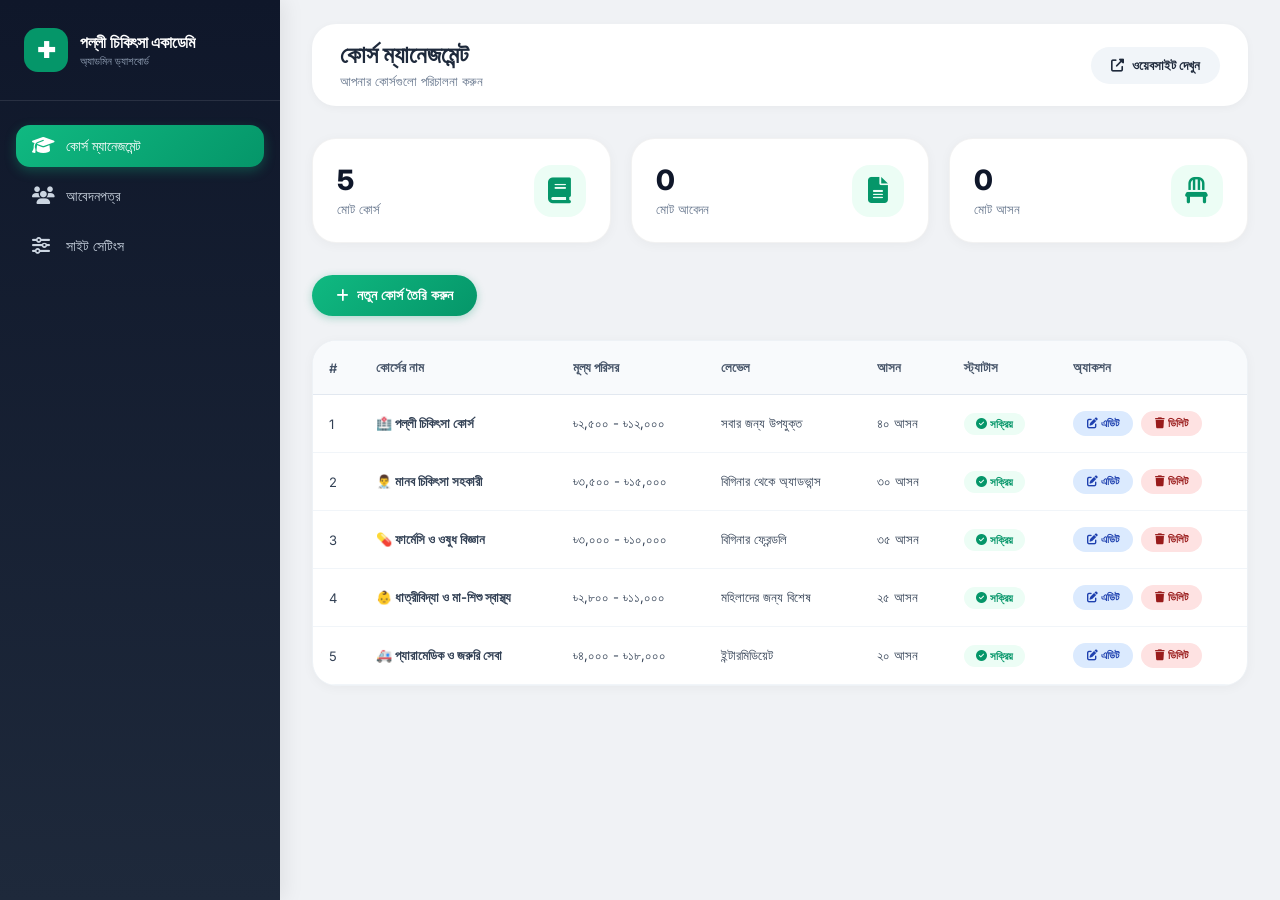
<file: admin.html>
<!DOCTYPE html>
<html lang="bn">
<head>
    <meta charset="UTF-8">
    <meta name="viewport" content="width=device-width, initial-scale=1.0, user-scalable=yes">
    <title>পল্লী চিকিৎসা একাডেমি | অ্যাডমিন ড্যাশবোর্ড</title>
    <link rel="preconnect" href="https://fonts.googleapis.com">
    <link rel="preconnect" href="https://fonts.gstatic.com" crossorigin>
    <link href="https://fonts.googleapis.com/css2?family=Inter:opsz,wght@14..32,300;14..32,400;14..32,500;14..32,600;14..32,700&display=swap" rel="stylesheet">
    <link rel="stylesheet" href="https://cdnjs.cloudflare.com/ajax/libs/font-awesome/6.5.1/css/all.min.css">
    <style>
        * {
            margin: 0;
            padding: 0;
            box-sizing: border-box;
        }

        body {
            font-family: 'Inter', sans-serif;
            background: #f0f2f5;
            color: #1a1a2e;
            overflow-x: hidden;
        }

        /* ========== DASHBOARD LAYOUT ========== */
        .dashboard {
            display: flex;
            min-height: 100vh;
        }

        /* ========== SIDEBAR ========== */
        .sidebar {
            width: 280px;
            background: linear-gradient(180deg, #0f172a 0%, #1e293b 100%);
            color: #fff;
            position: fixed;
            height: 100vh;
            transition: all 0.3s cubic-bezier(0.4, 0, 0.2, 1);
            z-index: 100;
            overflow-y: auto;
            box-shadow: 4px 0 20px rgba(0, 0, 0, 0.08);
        }

        .sidebar-header {
            padding: 28px 24px;
            border-bottom: 1px solid rgba(255, 255, 255, 0.1);
            margin-bottom: 24px;
        }

        .logo {
            display: flex;
            align-items: center;
            gap: 12px;
        }

        .logo-icon {
            width: 44px;
            height: 44px;
            background: linear-gradient(135deg, #10b981, #059669);
            border-radius: 14px;
            display: flex;
            align-items: center;
            justify-content: center;
            font-size: 22px;
            font-weight: 700;
        }

        .logo-text h2 {
            font-size: 16px;
            font-weight: 600;
            letter-spacing: -0.3px;
        }

        .logo-text p {
            font-size: 11px;
            color: #94a3b8;
            margin-top: 2px;
        }

        .nav-menu {
            padding: 0 16px;
        }

        .nav-item {
            display: flex;
            align-items: center;
            gap: 12px;
            padding: 12px 16px;
            margin-bottom: 8px;
            border-radius: 14px;
            color: #cbd5e1;
            cursor: pointer;
            transition: all 0.2s;
            font-weight: 500;
            font-size: 14px;
        }

        .nav-item i {
            width: 22px;
            font-size: 18px;
        }

        .nav-item:hover {
            background: rgba(255, 255, 255, 0.08);
            color: #fff;
        }

        .nav-item.active {
            background: linear-gradient(135deg, #10b981, #059669);
            color: #fff;
            box-shadow: 0 4px 12px rgba(16, 185, 129, 0.3);
        }

        /* ========== MAIN CONTENT ========== */
        .main-content {
            flex: 1;
            margin-left: 280px;
            padding: 24px 32px;
            transition: all 0.3s;
        }

        /* ========== TOP BAR ========== */
        .top-bar {
            display: flex;
            justify-content: space-between;
            align-items: center;
            margin-bottom: 32px;
            background: white;
            padding: 16px 28px;
            border-radius: 24px;
            box-shadow: 0 2px 8px rgba(0, 0, 0, 0.04);
        }

        .page-title h1 {
            font-size: 24px;
            font-weight: 700;
            color: #1e293b;
        }

        .page-title p {
            font-size: 13px;
            color: #64748b;
            margin-top: 4px;
        }

        .view-site-btn {
            background: #f1f5f9;
            color: #1e293b;
            padding: 10px 20px;
            border-radius: 40px;
            text-decoration: none;
            font-size: 13px;
            font-weight: 600;
            transition: all 0.2s;
            display: flex;
            align-items: center;
            gap: 8px;
        }

        .view-site-btn:hover {
            background: #e2e8f0;
            transform: translateY(-1px);
        }

        /* ========== STATS CARDS ========== */
        .stats-grid {
            display: grid;
            grid-template-columns: repeat(auto-fit, minmax(240px, 1fr));
            gap: 20px;
            margin-bottom: 32px;
        }

        .stat-card {
            background: white;
            border-radius: 24px;
            padding: 24px;
            display: flex;
            align-items: center;
            justify-content: space-between;
            transition: all 0.3s;
            box-shadow: 0 2px 12px rgba(0, 0, 0, 0.04);
            border: 1px solid rgba(0, 0, 0, 0.05);
        }

        .stat-card:hover {
            transform: translateY(-2px);
            box-shadow: 0 8px 24px rgba(0, 0, 0, 0.08);
        }

        .stat-info h3 {
            font-size: 28px;
            font-weight: 800;
            color: #0f172a;
        }

        .stat-info p {
            font-size: 13px;
            color: #64748b;
            margin-top: 4px;
        }

        .stat-icon {
            width: 52px;
            height: 52px;
            background: #ecfdf5;
            border-radius: 18px;
            display: flex;
            align-items: center;
            justify-content: center;
            font-size: 26px;
            color: #059669;
        }

        /* ========== BUTTONS ========== */
        .btn-primary {
            background: linear-gradient(135deg, #10b981, #059669);
            color: white;
            border: none;
            padding: 12px 24px;
            border-radius: 40px;
            font-weight: 600;
            font-size: 14px;
            cursor: pointer;
            display: inline-flex;
            align-items: center;
            gap: 8px;
            transition: all 0.2s;
            margin-bottom: 24px;
            box-shadow: 0 2px 8px rgba(5, 150, 105, 0.3);
        }

        .btn-primary:hover {
            transform: translateY(-1px);
            box-shadow: 0 4px 16px rgba(5, 150, 105, 0.4);
        }

        .btn-secondary {
            background: #f1f5f9;
            color: #334155;
            border: none;
            padding: 8px 16px;
            border-radius: 30px;
            font-weight: 500;
            font-size: 12px;
            cursor: pointer;
            transition: 0.2s;
        }

        /* ========== TABLES ========== */
        .table-container {
            background: white;
            border-radius: 24px;
            overflow-x: auto;
            box-shadow: 0 2px 12px rgba(0, 0, 0, 0.04);
            border: 1px solid #eef2f6;
        }

        .data-table {
            width: 100%;
            border-collapse: collapse;
            min-width: 800px;
        }

        .data-table th {
            text-align: left;
            padding: 18px 16px;
            background: #f8fafc;
            font-weight: 600;
            font-size: 13px;
            color: #475569;
            border-bottom: 1px solid #e2e8f0;
        }

        .data-table td {
            padding: 16px;
            border-bottom: 1px solid #f1f5f9;
            font-size: 13px;
            color: #334155;
        }

        .data-table tr:hover {
            background: #fafcff;
        }

        .action-btns {
            display: flex;
            gap: 8px;
        }

        .edit-btn {
            background: #dbeafe;
            color: #1e40af;
            border: none;
            padding: 6px 14px;
            border-radius: 20px;
            font-size: 11px;
            font-weight: 600;
            cursor: pointer;
            transition: 0.2s;
        }

        .delete-btn {
            background: #fee2e2;
            color: #991b1b;
            border: none;
            padding: 6px 14px;
            border-radius: 20px;
            font-size: 11px;
            font-weight: 600;
            cursor: pointer;
            transition: 0.2s;
        }

        .edit-btn:hover, .delete-btn:hover {
            transform: scale(0.98);
        }

        /* ========== SETTINGS FORM ========== */
        .settings-form {
            background: white;
            border-radius: 24px;
            padding: 32px;
        }

        .settings-section {
            margin-bottom: 32px;
            padding-bottom: 24px;
            border-bottom: 1px solid #eef2f6;
        }

        .settings-section h3 {
            font-size: 18px;
            font-weight: 700;
            margin-bottom: 20px;
            color: #0f172a;
        }

        .form-grid-2 {
            display: grid;
            grid-template-columns: repeat(2, 1fr);
            gap: 20px;
        }

        .form-group {
            margin-bottom: 18px;
        }

        .form-group label {
            display: block;
            font-size: 13px;
            font-weight: 600;
            margin-bottom: 6px;
            color: #334155;
        }

        .form-group input,
        .form-group select,
        .form-group textarea {
            width: 100%;
            padding: 12px 16px;
            border: 1.5px solid #e2e8f0;
            border-radius: 16px;
            font-family: inherit;
            font-size: 14px;
            transition: 0.2s;
        }

        .form-group input:focus,
        .form-group select:focus,
        .form-group textarea:focus {
            outline: none;
            border-color: #10b981;
            box-shadow: 0 0 0 3px rgba(16, 185, 129, 0.1);
        }

        .color-preview {
            width: 50px;
            height: 40px;
            border-radius: 12px;
            border: 2px solid #e2e8f0;
            margin-top: 8px;
        }

        /* ========== MODAL ========== */
        .modal {
            display: none;
            position: fixed;
            inset: 0;
            background: rgba(0, 0, 0, 0.6);
            backdrop-filter: blur(4px);
            align-items: center;
            justify-content: center;
            z-index: 1000;
        }

        .modal.active {
            display: flex;
            animation: fadeIn 0.2s ease;
        }

        @keyframes fadeIn {
            from { opacity: 0; }
            to { opacity: 1; }
        }

        .modal-content {
            background: white;
            border-radius: 32px;
            max-width: 600px;
            width: 90%;
            max-height: 85vh;
            overflow-y: auto;
            padding: 28px;
            animation: slideUp 0.3s cubic-bezier(0.34, 1.56, 0.64, 1);
        }

        @keyframes slideUp {
            from {
                opacity: 0;
                transform: translateY(30px);
            }
            to {
                opacity: 1;
                transform: translateY(0);
            }
        }

        .modal-header {
            display: flex;
            justify-content: space-between;
            align-items: center;
            margin-bottom: 24px;
            padding-bottom: 16px;
            border-bottom: 2px solid #eef2f6;
        }

        .modal-header h2 {
            font-size: 22px;
            font-weight: 700;
        }

        .modal-close {
            background: #f1f5f9;
            border: none;
            width: 36px;
            height: 36px;
            border-radius: 50%;
            cursor: pointer;
            font-size: 18px;
            transition: 0.2s;
        }

        .plan-row {
            display: flex;
            gap: 12px;
            margin-bottom: 12px;
            align-items: center;
        }

        .plan-row input {
            flex: 1;
        }

        .remove-plan {
            background: #fee2e2;
            border: none;
            padding: 10px 14px;
            border-radius: 14px;
            cursor: pointer;
            color: #991b1b;
        }

        .add-plan {
            background: #f1f5f9;
            border: 1px dashed #cbd5e1;
            padding: 12px;
            width: 100%;
            border-radius: 16px;
            cursor: pointer;
            margin-top: 12px;
            font-weight: 500;
            transition: 0.2s;
        }

        .modal-buttons {
            display: flex;
            gap: 12px;
            margin-top: 28px;
        }

        .save-btn {
            flex: 1;
            background: linear-gradient(135deg, #10b981, #059669);
            color: white;
            border: none;
            padding: 14px;
            border-radius: 40px;
            font-weight: 700;
            cursor: pointer;
        }

        .cancel-btn {
            flex: 1;
            background: #f1f5f9;
            border: none;
            padding: 14px;
            border-radius: 40px;
            font-weight: 600;
            cursor: pointer;
        }

        .badge {
            background: #ecfdf5;
            color: #059669;
            padding: 4px 12px;
            border-radius: 20px;
            font-size: 11px;
            font-weight: 600;
            display: inline-block;
        }

        .toast {
            position: fixed;
            bottom: 30px;
            right: 30px;
            background: #1e293b;
            color: white;
            padding: 14px 24px;
            border-radius: 50px;
            animation: slideIn 0.3s ease;
            z-index: 1100;
            font-size: 14px;
            box-shadow: 0 4px 20px rgba(0,0,0,0.15);
        }

        @keyframes slideIn {
            from {
                transform: translateX(100%);
                opacity: 0;
            }
            to {
                transform: translateX(0);
                opacity: 1;
            }
        }

        .tab-content {
            display: none;
            animation: fadeIn 0.3s;
        }

        .tab-content.active {
            display: block;
        }

        .empty-state {
            text-align: center;
            padding: 60px 20px;
            color: #94a3b8;
        }

        @media (max-width: 768px) {
            .sidebar {
                transform: translateX(-100%);
                position: fixed;
                z-index: 200;
            }
            .sidebar.mobile-open {
                transform: translateX(0);
            }
            .main-content {
                margin-left: 0;
                padding: 16px;
            }
            .top-bar {
                flex-direction: column;
                gap: 12px;
                text-align: center;
            }
            .stats-grid {
                grid-template-columns: 1fr;
            }
            .form-grid-2 {
                grid-template-columns: 1fr;
            }
        }

        ::-webkit-scrollbar {
            width: 6px;
            height: 6px;
        }
        ::-webkit-scrollbar-track {
            background: #e2e8f0;
            border-radius: 10px;
        }
        ::-webkit-scrollbar-thumb {
            background: #94a3b8;
            border-radius: 10px;
        }
    </style>
</head>
<body>
<div class="dashboard">
    <!-- SIDEBAR -->
    <aside class="sidebar" id="sidebar">
        <div class="sidebar-header">
            <div class="logo">
                <div class="logo-icon" id="sidebarLogoIcon">✚</div>
                <div class="logo-text">
                    <h2 id="sidebarSiteName">পল্লী চিকিৎসা একাডেমি</h2>
                    <p>অ্যাডমিন ড্যাশবোর্ড</p>
                </div>
            </div>
        </div>
        <div class="nav-menu">
            <div class="nav-item active" data-tab="courses">
                <i class="fas fa-graduation-cap"></i>
                <span>কোর্স ম্যানেজমেন্ট</span>
            </div>
            <div class="nav-item" data-tab="applications">
                <i class="fas fa-users"></i>
                <span>আবেদনপত্র</span>
            </div>
            <div class="nav-item" data-tab="settings">
                <i class="fas fa-sliders-h"></i>
                <span>সাইট সেটিংস</span>
            </div>
        </div>
    </aside>

    <!-- MAIN CONTENT -->
    <main class="main-content">
        <div class="top-bar">
            <div class="page-title">
                <h1 id="pageTitle">কোর্স ম্যানেজমেন্ট</h1>
                <p>আপনার কোর্সগুলো পরিচালনা করুন</p>
            </div>
            <a href="javascript:void(0)" onclick="localStorage.removeItem('palli_admin_password_saved'); window.location.href='index.html';" class="view-site-btn">
    <i class="fas fa-external-link-alt"></i> ওয়েবসাইট দেখুন
</a>
        </div>

        <div class="stats-grid">
            <div class="stat-card">
                <div class="stat-info">
                    <h3 id="totalCourses">0</h3>
                    <p>মোট কোর্স</p>
                </div>
                <div class="stat-icon"><i class="fas fa-book"></i></div>
            </div>
            <div class="stat-card">
                <div class="stat-info">
                    <h3 id="totalApplications">0</h3>
                    <p>মোট আবেদন</p>
                </div>
                <div class="stat-icon"><i class="fas fa-file-alt"></i></div>
            </div>
            <div class="stat-card">
                <div class="stat-info">
                    <h3 id="totalSeats">0</h3>
                    <p>মোট আসন</p>
                </div>
                <div class="stat-icon"><i class="fas fa-chair"></i></div>
            </div>
        </div>

        <!-- COURSES TAB -->
        <div id="coursesTab" class="tab-content active">
            <button class="btn-primary" id="openAddCourseBtn">
                <i class="fas fa-plus"></i> নতুন কোর্স তৈরি করুন
            </button>
            <div class="table-container">
                <table class="data-table">
                    <thead>
                        <tr>
                            <th>#</th>
                            <th>কোর্সের নাম</th>
                            <th>মূল্য পরিসর</th>
                            <th>লেভেল</th>
                            <th>আসন</th>
                            <th>স্ট্যাটাস</th>
                            <th>অ্যাকশন</th>
                        </tr>
                    </thead>
                    <tbody id="coursesTableBody"></tbody>
                </table>
            </div>
        </div>

        <!-- APPLICATIONS TAB -->
        <div id="applicationsTab" class="tab-content">
            <div class="table-container">
                <table class="data-table">
                    <thead>
                        <tr>
                            <th>তারিখ</th>
                            <th>নাম</th>
                            <th>ফোন</th>
                            <th>ঠিকানা</th>
                            <th>কোর্স</th>
                            <th>মেয়াদ</th>
                            <th>প্রশ্ন</th>
                        </tr>
                    </thead>
                    <tbody id="applicationsTableBody"></tbody>
                </table>
            </div>
            <button id="clearAllApps" style="margin-top: 20px; background: #ef4444; color: white; border: none; padding: 10px 20px; border-radius: 40px; cursor: pointer;">
                <i class="fas fa-trash-alt"></i> সব আবেদন মুছুন
            </button>
        </div>

        <!-- SETTINGS TAB (সাইট সেটিংস) -->
        <div id="settingsTab" class="tab-content">
            <div class="settings-form">
                <div class="settings-section">
                    <h3><i class="fas fa-building"></i> ব্র্যান্ডিং সেটিংস</h3>
                    <div class="form-grid-2">
                        <div class="form-group">
                            <label>সাইটের নাম (বাংলা)</label>
                            <input type="text" id="siteNameBn" placeholder="পল্লী চিকিৎসা একাডেমি">
                        </div>
                        <div class="form-group">
                            <label>সাইটের নাম (ইংরেজি)</label>
                            <input type="text" id="siteNameEn" placeholder="Palli Chikitsa Academy">
                        </div>
                        <div class="form-group">
                            <label>লোগো আইকন (ইমোজি / টেক্সট)</label>
                            <input type="text" id="logoIcon" placeholder="✚">
                        </div>
                        <div class="form-group">
                            <label>লোগো ব্যাকগ্রাউন্ড রং</label>
                            <input type="color" id="logoBgColor" value="#059669" style="height: 45px;">
                        </div>
                    </div>
                </div>

                <div class="settings-section">
                    <h3><i class="fas fa-star"></i> হিরো সেকশন সেটিংস</h3>
                    <div class="form-grid-2">
                        <div class="form-group">
                            <label>হিরো ব্যাজ টেক্সট</label>
                            <input type="text" id="heroBadge" placeholder="🏥 বাংলাদেশের বিশ্বস্ত মেডিকেল ট্রেনিং ইনস্টিটিউট">
                        </div>
                        <div class="form-group">
                            <label>হিরো শিরোনাম (প্রথম লাইন)</label>
                            <input type="text" id="heroTitleLine1" placeholder="দক্ষ হোন, মানুষের">
                        </div>
                        <div class="form-group">
                            <label>হিরো শিরোনাম (হাইলাইটেড অংশ)</label>
                            <input type="text" id="heroTitleHighlight" placeholder="সেবা করুন">
                        </div>
                        <div class="form-group">
                            <label>হিরো বিবরণ</label>
                            <input type="text" id="heroDesc" placeholder="আধুনিক চিকিৎসা বিজ্ঞানের প্রশিক্ষণ নিন...">
                        </div>
                    </div>
                </div>

                <div class="settings-section">
                    <h3><i class="fas fa-phone-alt"></i> যোগাযোগের তথ্য</h3>
                    <div class="form-grid-2">
                        <div class="form-group">
                            <label>ফোন নম্বর</label>
                            <input type="text" id="contactPhone" placeholder="০১৭০০-০০০০০০">
                        </div>
                        <div class="form-group">
                            <label>ইমেইল</label>
                            <input type="email" id="contactEmail" placeholder="info@pallichikitsa.com">
                        </div>
                        <div class="form-group">
                            <label>ঠিকানা</label>
                            <input type="text" id="contactAddress" placeholder="ঢাকা, বাংলাদেশ">
                        </div>
                    </div>
                </div>

                <div class="settings-section">
                    <h3><i class="fas fa-chart-simple"></i> পরিসংখ্যান সেটিংস</h3>
                    <div class="form-grid-2">
                        <div class="form-group">
                            <label>শিক্ষার্থী সংখ্যা (টেক্সট)</label>
                            <input type="text" id="statStudents" placeholder="৫০০+">
                        </div>
                        <div class="form-group">
                            <label>কোর্স সংখ্যা (টেক্সট)</label>
                            <input type="text" id="statCoursesCount" placeholder="৫টি">
                        </div>
                        <div class="form-group">
                            <label>সার্টিফিকেট টেক্সট</label>
                            <input type="text" id="statCertificate" placeholder="১০০%">
                        </div>
                    </div>
                </div>

                <div class="settings-section">
                    <h3><i class="fas fa-palette"></i> কালার সেটিংস</h3>
                    <div class="form-grid-2">
                        <div class="form-group">
                            <label>প্রাইমারি কালার</label>
                            <input type="color" id="primaryColor" value="#059669" style="height: 45px;">
                            <div class="color-preview" style="background:#059669"></div>
                        </div>
                        <div class="form-group">
                            <label>সেকেন্ডারি কালার</label>
                            <input type="color" id="secondaryColor" value="#10b981" style="height: 45px;">
                        </div>
                    </div>
                </div>

                <div class="settings-section">
                    <h3><i class="fas fa-database"></i> ডাটা ব্যাকআপ</h3>
                    <button id="exportDataBtn" class="btn-primary" style="margin-right: 12px;">
                        <i class="fas fa-download"></i> ডাটা এক্সপোর্ট (JSON)
                    </button>
                    <button id="importDataBtn" class="btn-secondary">
                        <i class="fas fa-upload"></i> ডাটা ইমপোর্ট
                    </button>
                    <input type="file" id="importFile" accept=".json" style="display: none;">
                    <hr style="margin: 24px 0;">
                    <button id="resetSystemBtn" style="background: #dc2626; color: white; border: none; padding: 12px 24px; border-radius: 40px; cursor: pointer;">
                        <i class="fas fa-refresh"></i> ডিফল্ট কোর্স রিস্টোর
                    </button>
                    <p style="font-size: 12px; color: #94a3b8; margin-top: 12px;">সাবধান: এটি সব কাস্টম কোর্স মুছে ডিফল্ট কোর্স লোড করবে।</p>
                </div>

                <div class="settings-section">
                    <button id="saveSiteSettings" class="save-btn" style="width: auto; padding: 14px 32px;">
                        <i class="fas fa-save"></i> সব সেটিংস সংরক্ষণ করুন
                    </button>
                </div>
            </div>
        </div>
    </main>
</div>

<!-- MODAL FOR COURSE -->
<div class="modal" id="courseModal">
    <div class="modal-content">
        <div class="modal-header">
            <h2 id="modalTitle">➕ নতুন কোর্স যোগ করুন</h2>
            <button class="modal-close" id="closeModalBtn"><i class="fas fa-times"></i></button>
        </div>
        <form id="courseForm">
            <div class="form-group">
                <label>📌 কোর্সের নাম *</label>
                <input type="text" id="courseName" placeholder="যেমন: পল্লী চিকিৎসা কোর্স" required>
            </div>
            <div class="form-group">
                <label>🎨 ইমোজি / আইকন</label>
                <input type="text" id="courseEmoji" value="🏥">
            </div>
            <div class="form-group">
                <label>🎨 আইকন ব্যাকগ্রাউন্ড রং</label>
                <input type="color" id="iconBg" value="#dcfce7" style="height: 45px;">
            </div>
            <div class="form-group">
                <label>💰 মূল্য পরিসর *</label>
                <input type="text" id="priceRange" placeholder="যেমন: ৳২,৫০০ - ৳১২,০০০" required>
            </div>
            <div class="form-group">
                <label>📊 লেভেল</label>
                <input type="text" id="level" value="সবার জন্য উপযুক্ত">
            </div>
            <div class="form-group">
                <label>🪑 আসন সংখ্যা</label>
                <input type="text" id="seats" value="৪০ আসন">
            </div>
            <div class="form-group">
                <label>📝 বিস্তারিত বিবরণ</label>
                <textarea id="desc" rows="3" placeholder="কোর্স সম্পর্কে বিস্তারিত লিখুন..."></textarea>
            </div>
            <div class="form-group">
                <label>🏷️ টপিক্স (কমা দিয়ে আলাদা করুন)</label>
                <input type="text" id="topics" placeholder="প্রাথমিক চিকিৎসা, জ্বর, ডায়রিয়া">
            </div>
            <div class="form-group">
                <label>🎨 ট্যাগ রং</label>
                <input type="color" id="tagColor" value="#166534" style="height: 45px;">
            </div>
            <div class="form-group">
                <label>🎨 ট্যাগ ব্যাকগ্রাউন্ড</label>
                <input type="color" id="tagBg" value="#dcfce7" style="height: 45px;">
            </div>
            
            <label>📅 মেয়াদ ও মূল্য পরিকল্পনা</label>
            <div id="plansContainer"></div>
            <button type="button" class="add-plan" id="addPlanBtn">
                <i class="fas fa-plus"></i> আরও একটি পরিকল্পনা যোগ করুন
            </button>

            <div class="modal-buttons">
                <button type="submit" class="save-btn"><i class="fas fa-save"></i> সংরক্ষণ করুন</button>
                <button type="button" class="cancel-btn" id="cancelModalBtn">বাতিল করুন</button>
            </div>
        </form>
    </div>
</div>

<script>
    // ==================== GLOBAL VARIABLES ====================
    let courses = [];
    let editingIndex = null;
    
    // ==================== সাইট সেটিংস ডিফল্ট ====================
    const defaultSiteSettings = {
        siteNameBn: "পল্লী চিকিৎসা একাডেমি",
        siteNameEn: "Palli Chikitsa Academy",
        logoIcon: "✚",
        logoBgColor: "#059669",
        heroBadge: "🏥 বাংলাদেশের বিশ্বস্ত মেডিকেল ট্রেনিং ইনস্টিটিউট",
        heroTitleLine1: "দক্ষ হোন, মানুষের",
        heroTitleHighlight: "সেবা করুন",
        heroDesc: "আধুনিক চিকিৎসা বিজ্ঞানের প্রশিক্ষণ নিন — গ্রামে-শহরে সুস্বাস্থ্য নিশ্চিত করতে আমরা প্রতিশ্রুতিবদ্ধ।",
        contactPhone: "০১৭০০-০০০০০০",
        contactEmail: "info@pallichikitsa.com",
        contactAddress: "ঢাকা, বাংলাদেশ",
        statStudents: "৫০০+",
        statCoursesCount: "৫টি",
        statCertificate: "১০০%",
        primaryColor: "#059669",
        secondaryColor: "#10b981"
    };
    
    let siteSettings = {};

    // ==================== ডিফল্ট কোর্স ====================
    const defaultCourses = [
        {
            name: "পল্লী চিকিৎসা কোর্স",
            emoji: "🏥",
            iconBg: "#dcfce7",
            priceRange: "৳২,৫০০ - ৳১২,০০০",
            plans: [
                { duration: "৩ মাস", price: "৳২,৫০০" },
                { duration: "৬ মাস", price: "৳৫,৫০০" },
                { duration: "১ বছর", price: "৳১২,০০০" }
            ],
            level: "সবার জন্য উপযুক্ত",
            seats: "৪০ আসন",
            desc: "গ্রামীণ জনগোষ্ঠীকে প্রাথমিক স্বাস্থ্যসেবা দেওয়ার জন্য এই কোর্সটি বিশেষভাবে তৈরি।",
            topics: "প্রাথমিক চিকিৎসা, জ্বর-ঠান্ডা, ডায়রিয়া ব্যবস্থাপনা, রক্তচাপ পরিমাপ",
            tagColor: "#166534",
            tagBg: "#dcfce7"
        },
        {
            name: "মানব চিকিৎসা সহকারী",
            emoji: "👨‍⚕️",
            iconBg: "#dbeafe",
            priceRange: "৳৩,৫০০ - ৳১৫,০০০",
            plans: [
                { duration: "৩ মাস", price: "৳৩,৫০০" },
                { duration: "৬ মাস", price: "৳৮,০০০" },
                { duration: "১ বছর", price: "৳১৫,০০০" }
            ],
            level: "বিগিনার থেকে অ্যাডভান্স",
            seats: "৩০ আসন",
            desc: "ডাক্তারের সহকারী হিসেবে কাজ করার জন্য সম্পূর্ণ প্রশিক্ষণ।",
            topics: "রোগী ব্যবস্থাপনা, ওষুধ পরিচিতি, ইনজেকশন প্রদান, ড্রেসিং",
            tagColor: "#1e40af",
            tagBg: "#dbeafe"
        },
        {
            name: "ফার্মেসি ও ওষুধ বিজ্ঞান",
            emoji: "💊",
            iconBg: "#fef9c3",
            priceRange: "৳৩,০০০ - ৳১০,০০০",
            plans: [
                { duration: "৩ মাস", price: "৳৩,০০০" },
                { duration: "৬ মাস", price: "৳৬,৫০০" },
                { duration: "১ বছর", price: "৳১০,০০০" }
            ],
            level: "বিগিনার ফ্রেন্ডলি",
            seats: "৩৫ আসন",
            desc: "ফার্মেসি পরিচালনার সম্পূর্ণ জ্ঞান অর্জন করুন।",
            topics: "ওষুধ পরিচিতি, ফার্মেসি আইন, স্টক ম্যানেজমেন্ট",
            tagColor: "#854d0e",
            tagBg: "#fef9c3"
        },
        {
            name: "ধাত্রীবিদ্যা ও মা-শিশু স্বাস্থ্য",
            emoji: "👶",
            iconBg: "#fce7f3",
            priceRange: "৳২,৮০০ - ৳১১,০০০",
            plans: [
                { duration: "৩ মাস", price: "৳২,৮০০" },
                { duration: "৬ মাস", price: "৳৬,০০০" },
                { duration: "১ বছর", price: "৳১১,০০০" }
            ],
            level: "মহিলাদের জন্য বিশেষ",
            seats: "২৫ আসন",
            desc: "মা ও শিশু স্বাস্থ্যসেবায় বিশেষজ্ঞ হোন।",
            topics: "গর্ভকালীন সেবা, প্রসব সহযোগিতা, নবজাতক পরিচর্যা",
            tagColor: "#9d174d",
            tagBg: "#fce7f3"
        },
        {
            name: "প্যারামেডিক ও জরুরি সেবা",
            emoji: "🚑",
            iconBg: "#fee2e2",
            priceRange: "৳৪,০০০ - ৳১৮,০০০",
            plans: [
                { duration: "৩ মাস", price: "৳৪,০০০" },
                { duration: "৬ মাস", price: "৳৯,৫০০" },
                { duration: "১ বছর", price: "৳১৮,০০০" }
            ],
            level: "ইন্টারমিডিয়েট",
            seats: "২০ আসন",
            desc: "জরুরি চিকিৎসা সেবায় দক্ষ হয়ে উঠুন।",
            topics: "CPR ও AED, ট্রমা ম্যানেজমেন্ট, অ্যাম্বুলেন্স সেবা",
            tagColor: "#991b1b",
            tagBg: "#fee2e2"
        }
    ];

    // ==================== সাইট সেটিংস লোড/সেভ ====================
    function loadSiteSettings() {
        const stored = localStorage.getItem('palli_site_settings');
        if (stored && stored !== "undefined") {
            try {
                siteSettings = JSON.parse(stored);
            } catch(e) { siteSettings = { ...defaultSiteSettings }; }
        } else {
            siteSettings = { ...defaultSiteSettings };
        }
        // সাইডবার আপডেট
        document.getElementById('sidebarSiteName').innerText = siteSettings.siteNameBn;
        document.getElementById('sidebarLogoIcon').innerText = siteSettings.logoIcon;
        document.getElementById('sidebarLogoIcon').style.background = siteSettings.logoBgColor;
        
        // ফর্ম ফিল্ড পপুলেট
        document.getElementById('siteNameBn').value = siteSettings.siteNameBn;
        document.getElementById('siteNameEn').value = siteSettings.siteNameEn;
        document.getElementById('logoIcon').value = siteSettings.logoIcon;
        document.getElementById('logoBgColor').value = siteSettings.logoBgColor;
        document.getElementById('heroBadge').value = siteSettings.heroBadge;
        document.getElementById('heroTitleLine1').value = siteSettings.heroTitleLine1;
        document.getElementById('heroTitleHighlight').value = siteSettings.heroTitleHighlight;
        document.getElementById('heroDesc').value = siteSettings.heroDesc;
        document.getElementById('contactPhone').value = siteSettings.contactPhone;
        document.getElementById('contactEmail').value = siteSettings.contactEmail;
        document.getElementById('contactAddress').value = siteSettings.contactAddress;
        document.getElementById('statStudents').value = siteSettings.statStudents;
        document.getElementById('statCoursesCount').value = siteSettings.statCoursesCount;
        document.getElementById('statCertificate').value = siteSettings.statCertificate;
        document.getElementById('primaryColor').value = siteSettings.primaryColor;
        document.getElementById('secondaryColor').value = siteSettings.secondaryColor;
    }
    
    function saveSiteSettings() {
        siteSettings = {
            siteNameBn: document.getElementById('siteNameBn').value,
            siteNameEn: document.getElementById('siteNameEn').value,
            logoIcon: document.getElementById('logoIcon').value,
            logoBgColor: document.getElementById('logoBgColor').value,
            heroBadge: document.getElementById('heroBadge').value,
            heroTitleLine1: document.getElementById('heroTitleLine1').value,
            heroTitleHighlight: document.getElementById('heroTitleHighlight').value,
            heroDesc: document.getElementById('heroDesc').value,
            contactPhone: document.getElementById('contactPhone').value,
            contactEmail: document.getElementById('contactEmail').value,
            contactAddress: document.getElementById('contactAddress').value,
            statStudents: document.getElementById('statStudents').value,
            statCoursesCount: document.getElementById('statCoursesCount').value,
            statCertificate: document.getElementById('statCertificate').value,
            primaryColor: document.getElementById('primaryColor').value,
            secondaryColor: document.getElementById('secondaryColor').value
        };
        localStorage.setItem('palli_site_settings', JSON.stringify(siteSettings));
        
        // সাইডবার আপডেট
        document.getElementById('sidebarSiteName').innerText = siteSettings.siteNameBn;
        document.getElementById('sidebarLogoIcon').innerText = siteSettings.logoIcon;
        document.getElementById('sidebarLogoIcon').style.background = siteSettings.logoBgColor;
        
        showToast('✅ সাইট সেটিংস সংরক্ষণ করা হয়েছে');
    }

    // ==================== কোর্স লোড/সেভ ====================
    function loadCourses() {
        const stored = localStorage.getItem('palli_courses_live');
        if (stored && stored !== "undefined") {
            try {
                const parsed = JSON.parse(stored);
                if (Array.isArray(parsed) && parsed.length > 0) {
                    courses = parsed;
                    return;
                }
            } catch(e) {}
        }
        courses = JSON.parse(JSON.stringify(defaultCourses));
        saveCourses();
    }

    function saveCourses() {
        localStorage.setItem('palli_courses_live', JSON.stringify(courses));
        updateStats();
        renderCoursesTable();
        localStorage.setItem('palli_courses', JSON.stringify(courses));
    }

    function updateStats() {
        document.getElementById('totalCourses').innerText = courses.length;
        let totalSeatsCount = 0;
        courses.forEach(c => {
            let seatNum = parseInt(c.seats) || 0;
            totalSeatsCount += seatNum;
        });
        document.getElementById('totalSeats').innerText = totalSeatsCount;
        
        let apps = localStorage.getItem('palli_applications');
        apps = apps ? JSON.parse(apps).length : 0;
        document.getElementById('totalApplications').innerText = apps;
        renderApplicationsTable();
    }

    // ==================== রেন্ডার ফাংশন ====================
    function renderCoursesTable() {
        const tbody = document.getElementById('coursesTableBody');
        if (!tbody) return;
        tbody.innerHTML = '';
        courses.forEach((c, idx) => {
            const row = tbody.insertRow();
            row.insertCell(0).innerText = idx + 1;
            row.insertCell(1).innerHTML = `<strong>${c.emoji} ${c.name}</strong>`;
            row.insertCell(2).innerText = c.priceRange;
            row.insertCell(3).innerText = c.level;
            row.insertCell(4).innerText = c.seats;
            row.insertCell(5).innerHTML = '<span class="badge"><i class="fas fa-check-circle"></i> সক্রিয়</span>';
            row.insertCell(6).innerHTML = `
                <div class="action-btns">
                    <button class="edit-btn" data-index="${idx}"><i class="fas fa-edit"></i> এডিট</button>
                    <button class="delete-btn" data-index="${idx}"><i class="fas fa-trash"></i> ডিলিট</button>
                </div>
            `;
        });
        
        document.querySelectorAll('.edit-btn').forEach(btn => {
            btn.addEventListener('click', (e) => {
                const idx = parseInt(btn.dataset.index);
                openEditModal(idx);
            });
        });
        
        document.querySelectorAll('.delete-btn').forEach(btn => {
            btn.addEventListener('click', (e) => {
                if (confirm('আপনি কি এই কোর্সটি ডিলিট করতে চান?')) {
                    const idx = parseInt(btn.dataset.index);
                    courses.splice(idx, 1);
                    saveCourses();
                    showToast('🗑️ কোর্স ডিলিট হয়েছে');
                }
            });
        });
    }

    function renderApplicationsTable() {
        const tbody = document.getElementById('applicationsTableBody');
        if (!tbody) return;
        let apps = localStorage.getItem('palli_applications');
        apps = apps ? JSON.parse(apps) : [];
        tbody.innerHTML = '';
        if (apps.length === 0) {
            tbody.innerHTML = '<tr><td colspan="7" style="text-align: center; padding: 48px;">📭 এখনো কোনো আবেদনপত্র জমা পড়েনি</td></tr>';
            return;
        }
        apps.reverse().forEach(app => {
            const row = tbody.insertRow();
            row.insertCell(0).innerHTML = `<small>${app.timestamp || new Date().toLocaleString()}</small>`;
            row.insertCell(1).innerHTML = `<strong>${app.name || ''}</strong>`;
            row.insertCell(2).innerText = app.phone || '';
            row.insertCell(3).innerText = app.address || '';
            row.insertCell(4).innerText = app.course || '';
            row.insertCell(5).innerText = app.duration_plan || '';
            row.insertCell(6).innerText = app.message || '';
        });
    }

    // ==================== প্ল্যান ফাংশন ====================
    function getPlansFromForm() {
        const durations = document.querySelectorAll('.plan-duration');
        const prices = document.querySelectorAll('.plan-price');
        const plans = [];
        for (let i = 0; i < durations.length; i++) {
            plans.push({ duration: durations[i].value, price: prices[i].value });
        }
        return plans;
    }

    function renderPlansForm(plans) {
        const container = document.getElementById('plansContainer');
        if (!container) return;
        container.innerHTML = '';
        plans.forEach((plan, idx) => {
            const div = document.createElement('div');
            div.className = 'plan-row';
            div.innerHTML = `
                <input type="text" placeholder="মেয়াদ" value="${plan.duration}" class="plan-duration">
                <input type="text" placeholder="মূল্য" value="${plan.price}" class="plan-price">
                <button type="button" class="remove-plan" data-idx="${idx}"><i class="fas fa-times"></i></button>
            `;
            container.appendChild(div);
        });
        document.querySelectorAll('.remove-plan').forEach(btn => {
            btn.addEventListener('click', (e) => {
                const currentPlans = getPlansFromForm();
                currentPlans.splice(parseInt(btn.dataset.idx), 1);
                renderPlansForm(currentPlans);
            });
        });
    }

    // ==================== মডাল ফাংশন ====================
    function openAddModal() {
        editingIndex = null;
        document.getElementById('modalTitle').innerHTML = '<i class="fas fa-plus-circle"></i> নতুন কোর্স তৈরি করুন';
        document.getElementById('courseName').value = '';
        document.getElementById('courseEmoji').value = '🏥';
        document.getElementById('iconBg').value = '#dcfce7';
        document.getElementById('priceRange').value = '';
        document.getElementById('level').value = 'সবার জন্য উপযুক্ত';
        document.getElementById('seats').value = '৪০ আসন';
        document.getElementById('desc').value = '';
        document.getElementById('topics').value = '';
        document.getElementById('tagColor').value = '#166534';
        document.getElementById('tagBg').value = '#dcfce7';
        renderPlansForm([{ duration: "৩ মাস", price: "৳০" }, { duration: "৬ মাস", price: "৳০" }]);
        document.getElementById('courseModal').classList.add('active');
    }

    function openEditModal(index) {
        editingIndex = index;
        const c = courses[index];
        document.getElementById('modalTitle').innerHTML = '<i class="fas fa-edit"></i> কোর্স এডিট করুন';
        document.getElementById('courseName').value = c.name;
        document.getElementById('courseEmoji').value = c.emoji;
        document.getElementById('iconBg').value = c.iconBg;
        document.getElementById('priceRange').value = c.priceRange;
        document.getElementById('level').value = c.level;
        document.getElementById('seats').value = c.seats;
        document.getElementById('desc').value = c.desc;
        document.getElementById('topics').value = c.topics;
        document.getElementById('tagColor').value = c.tagColor;
        document.getElementById('tagBg').value = c.tagBg;
        renderPlansForm(c.plans);
        document.getElementById('courseModal').classList.add('active');
    }

    function closeModal() {
        document.getElementById('courseModal').classList.remove('active');
    }

    function showToast(message) {
        const toast = document.createElement('div');
        toast.className = 'toast';
        toast.innerHTML = `<i class="fas fa-check-circle"></i> ${message}`;
        document.body.appendChild(toast);
        setTimeout(() => toast.remove(), 2500);
    }

    // ==================== ইভেন্ট লিসেনার ====================
    document.getElementById('courseForm')?.addEventListener('submit', (e) => {
        e.preventDefault();
        const plans = getPlansFromForm();
        if (plans.length === 0) { alert('অন্তত একটি মেয়াদ ও মূল্য দিন'); return; }
        const courseData = {
            name: document.getElementById('courseName').value.trim(),
            emoji: document.getElementById('courseEmoji').value,
            iconBg: document.getElementById('iconBg').value,
            priceRange: document.getElementById('priceRange').value.trim(),
            level: document.getElementById('level').value,
            seats: document.getElementById('seats').value,
            desc: document.getElementById('desc').value,
            topics: document.getElementById('topics').value,
            tagColor: document.getElementById('tagColor').value,
            tagBg: document.getElementById('tagBg').value,
            plans: plans
        };
        if (!courseData.name) { alert('কোর্সের নাম দিন'); return; }
        if (!courseData.priceRange) { alert('মূল্য পরিসর দিন'); return; }
        if (editingIndex !== null) { courses[editingIndex] = courseData; showToast('✏️ কোর্স আপডেট হয়েছে'); }
        else { courses.push(courseData); showToast('✅ নতুন কোর্স যোগ হয়েছে'); }
        saveCourses();
        closeModal();
    });

    document.getElementById('openAddCourseBtn')?.addEventListener('click', openAddModal);
    document.getElementById('closeModalBtn')?.addEventListener('click', closeModal);
    document.getElementById('cancelModalBtn')?.addEventListener('click', closeModal);
    document.getElementById('addPlanBtn')?.addEventListener('click', () => {
        const current = getPlansFromForm();
        current.push({ duration: "নতুন মেয়াদ", price: "৳০" });
        renderPlansForm(current);
    });
    
    document.getElementById('clearAllApps')?.addEventListener('click', () => {
        if (confirm('সকল আবেদনপত্র মুছে ফেলতে চান?')) {
            localStorage.removeItem('palli_applications');
            updateStats();
            showToast('সকল আবেদনপত্র মুছে ফেলা হয়েছে');
        }
    });
    
    document.getElementById('saveSiteSettings')?.addEventListener('click', () => {
        saveSiteSettings();
    });
    
    document.getElementById('exportDataBtn')?.addEventListener('click', () => {
        const data = { courses: courses, applications: JSON.parse(localStorage.getItem('palli_applications') || '[]'), siteSettings: siteSettings, exportDate: new Date().toISOString() };
        const blob = new Blob([JSON.stringify(data, null, 2)], { type: 'application/json' });
        const url = URL.createObjectURL(blob);
        const a = document.createElement('a');
        a.href = url;
        a.download = `palli_academy_backup_${new Date().toISOString().split('T')[0]}.json`;
        a.click();
        URL.revokeObjectURL(url);
        showToast('ডাটা এক্সপোর্ট হয়েছে');
    });
    
    document.getElementById('importDataBtn')?.addEventListener('click', () => { document.getElementById('importFile').click(); });
    document.getElementById('importFile')?.addEventListener('change', (e) => {
        const file = e.target.files[0];
        if (!file) return;
        const reader = new FileReader();
        reader.onload = (ev) => {
            try {
                const data = JSON.parse(ev.target.result);
                if (data.courses && Array.isArray(data.courses)) { courses = data.courses; saveCourses(); }
                if (data.applications) { localStorage.setItem('palli_applications', JSON.stringify(data.applications)); }
                if (data.siteSettings) { siteSettings = data.siteSettings; saveSiteSettings(); }
                updateStats(); showToast('ডাটা ইমপোর্ট সফল হয়েছে');
            } catch(err) { alert('ভুল ফাইল ফরম্যাট'); }
        };
        reader.readAsText(file);
    });
    
    document.getElementById('resetSystemBtn')?.addEventListener('click', () => {
        if (confirm('সব কাস্টম কোর্স মুছে ডিফল্ট কোর্স লোড হবে। নিশ্চিত?')) {
            courses = JSON.parse(JSON.stringify(defaultCourses));
            saveCourses();
            showToast('ডিফল্ট কোর্স রিস্টোর করা হয়েছে');
        }
    });
    
    document.querySelectorAll('.nav-item').forEach(item => {
        item.addEventListener('click', () => {
            document.querySelectorAll('.nav-item').forEach(nav => nav.classList.remove('active'));
            item.classList.add('active');
            const tab = item.dataset.tab;
            document.querySelectorAll('.tab-content').forEach(content => content.classList.remove('active'));
            document.getElementById(`${tab}Tab`).classList.add('active');
            const titles = { courses: 'কোর্স ম্যানেজমেন্ট', applications: 'আবেদনপত্র', settings: 'সাইট সেটিংস' };
            document.getElementById('pageTitle').innerText = titles[tab] || 'ড্যাশবোর্ড';
            if (tab === 'applications') renderApplicationsTable();
        });
    });
    
    document.getElementById('courseModal')?.addEventListener('click', (e) => { if (e.target === document.getElementById('courseModal')) closeModal(); });
    
    // ==================== ইনিশিয়াল লোড ====================
    loadSiteSettings();
    loadCourses();
    renderCoursesTable();
    updateStats();
</script>
</body>
</html>
</file>
